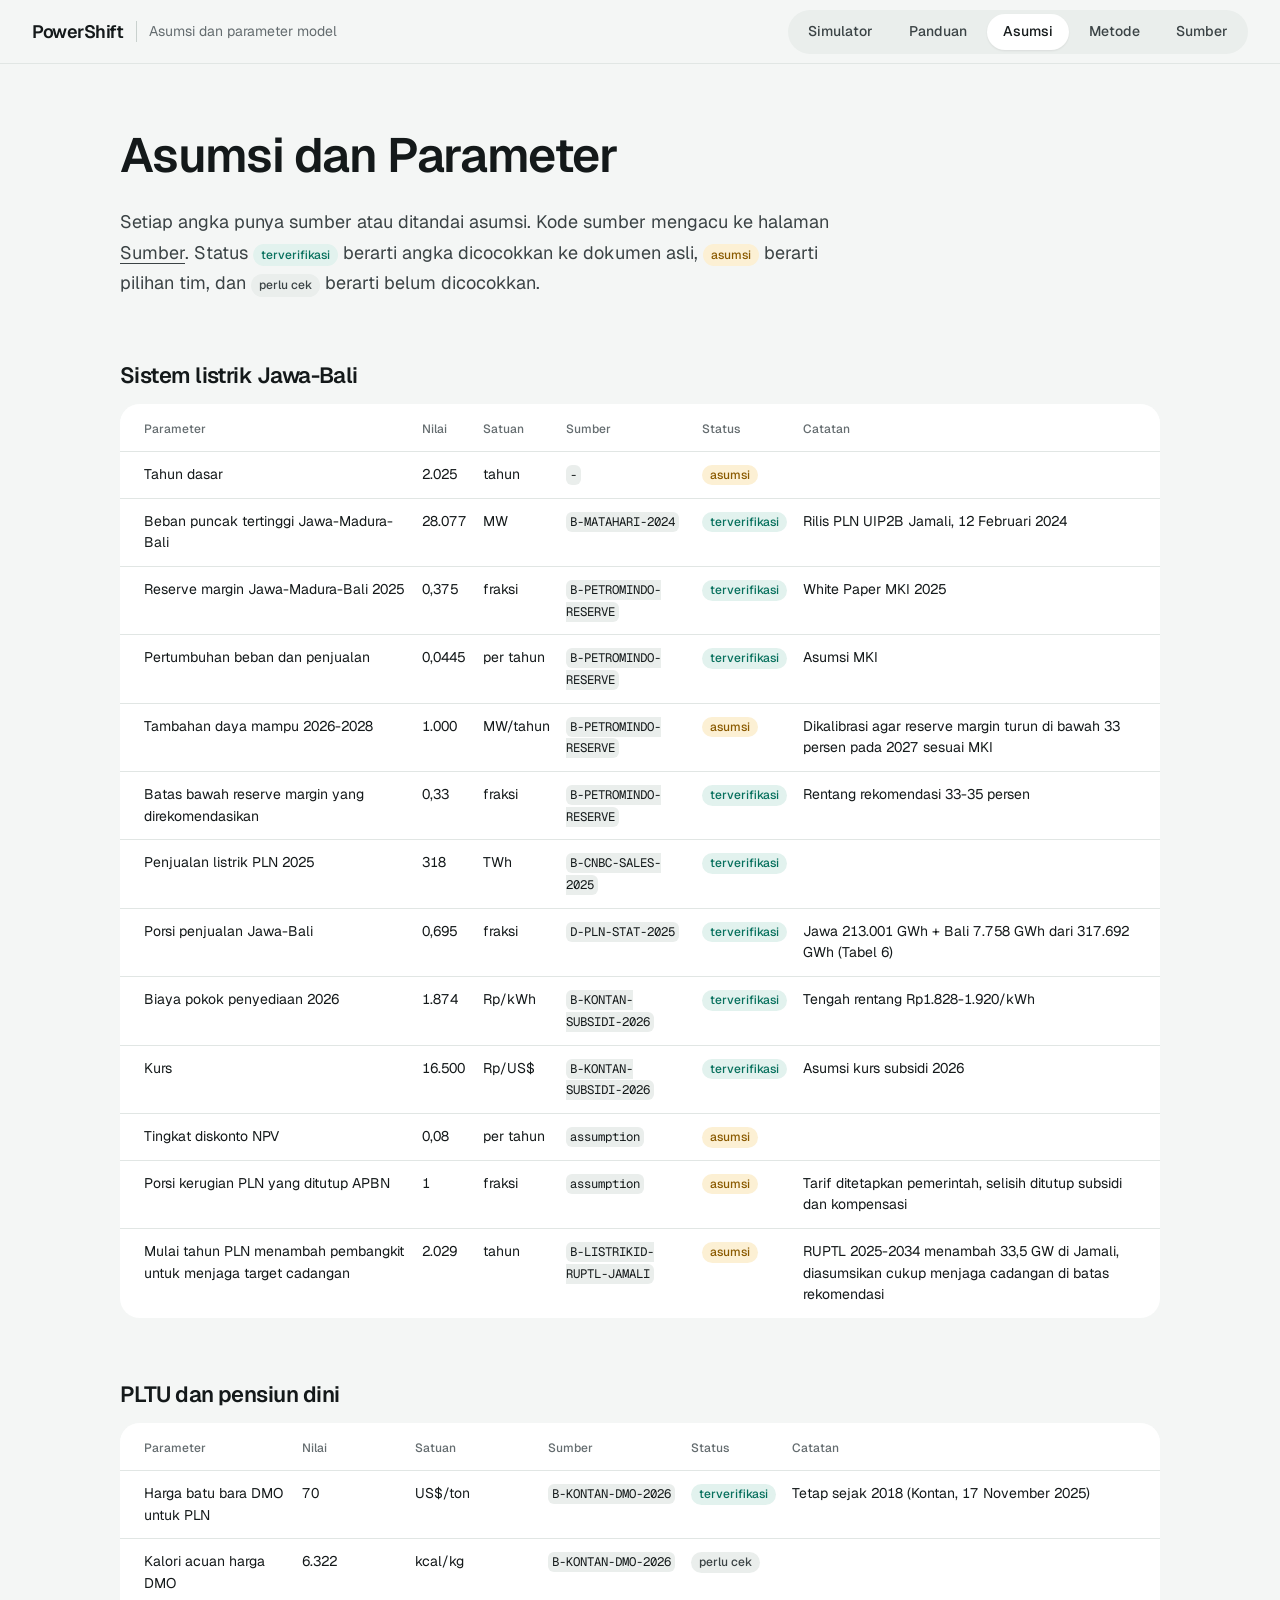
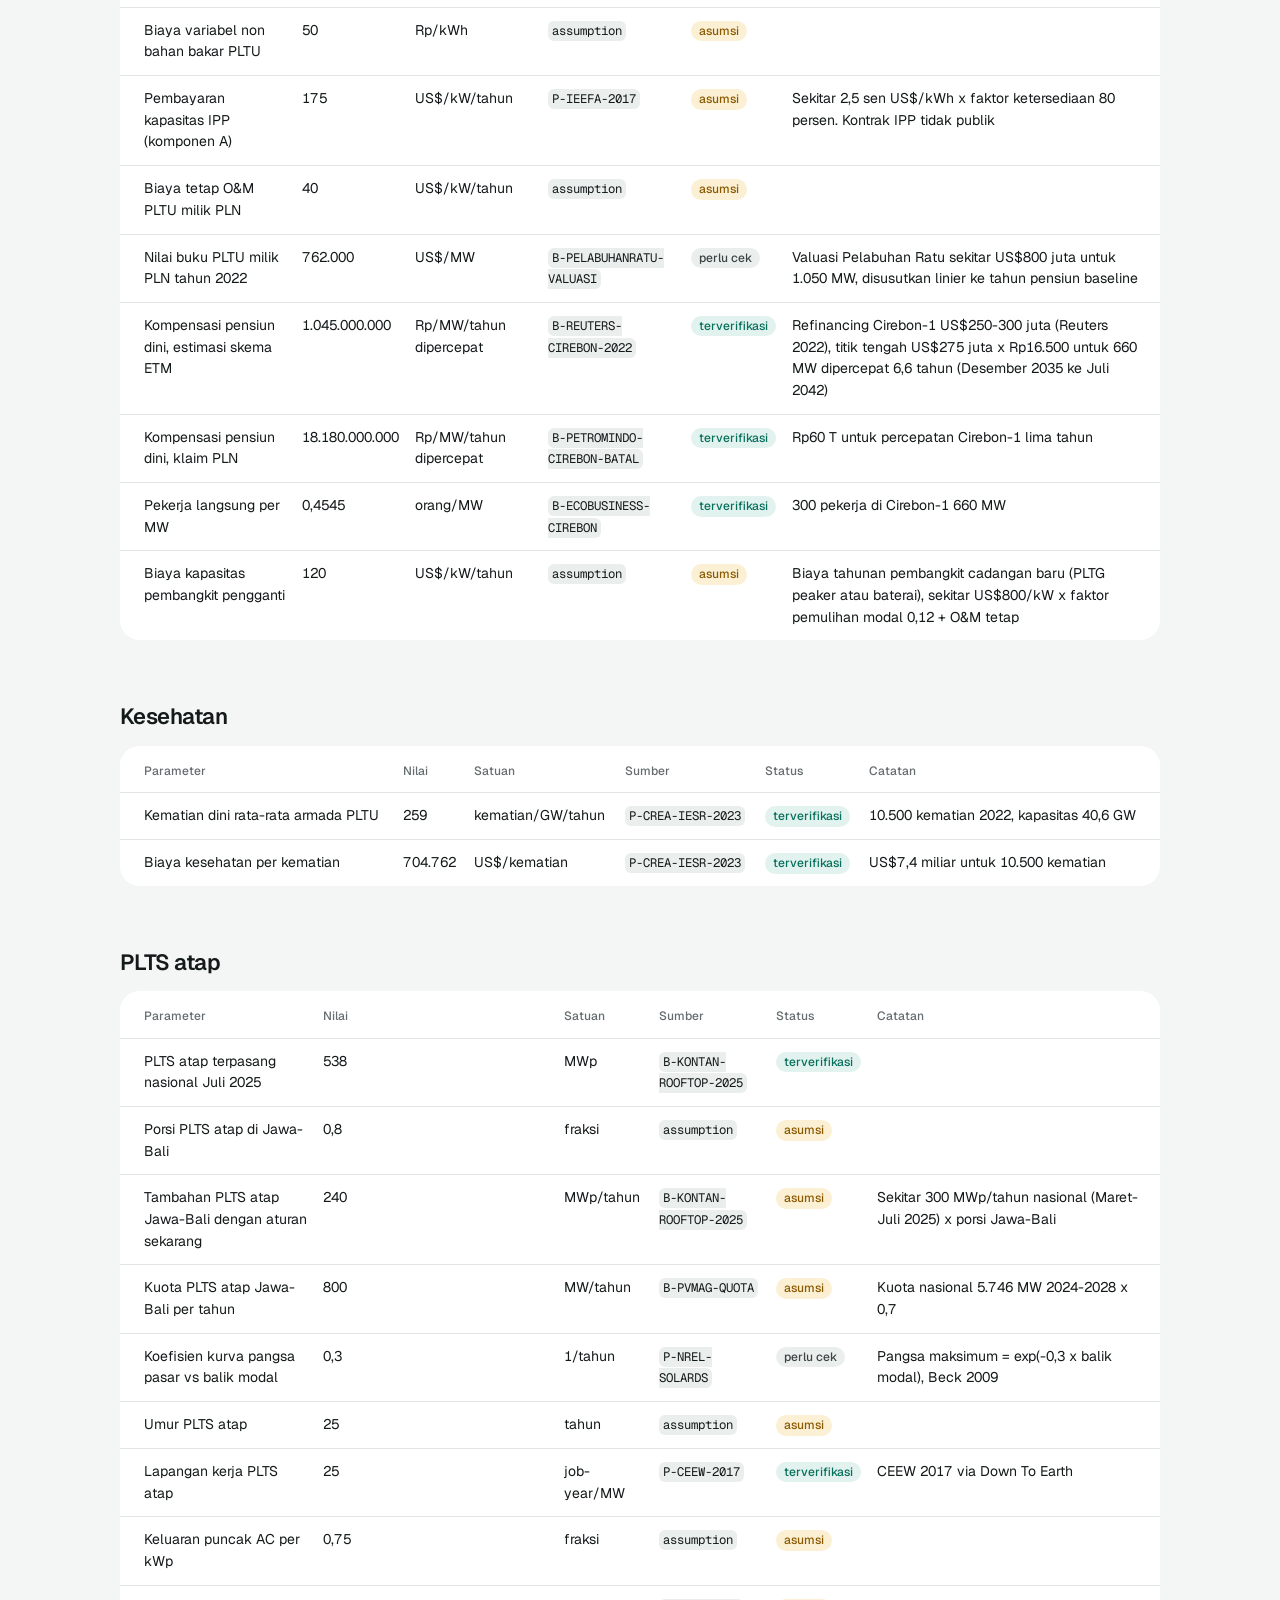
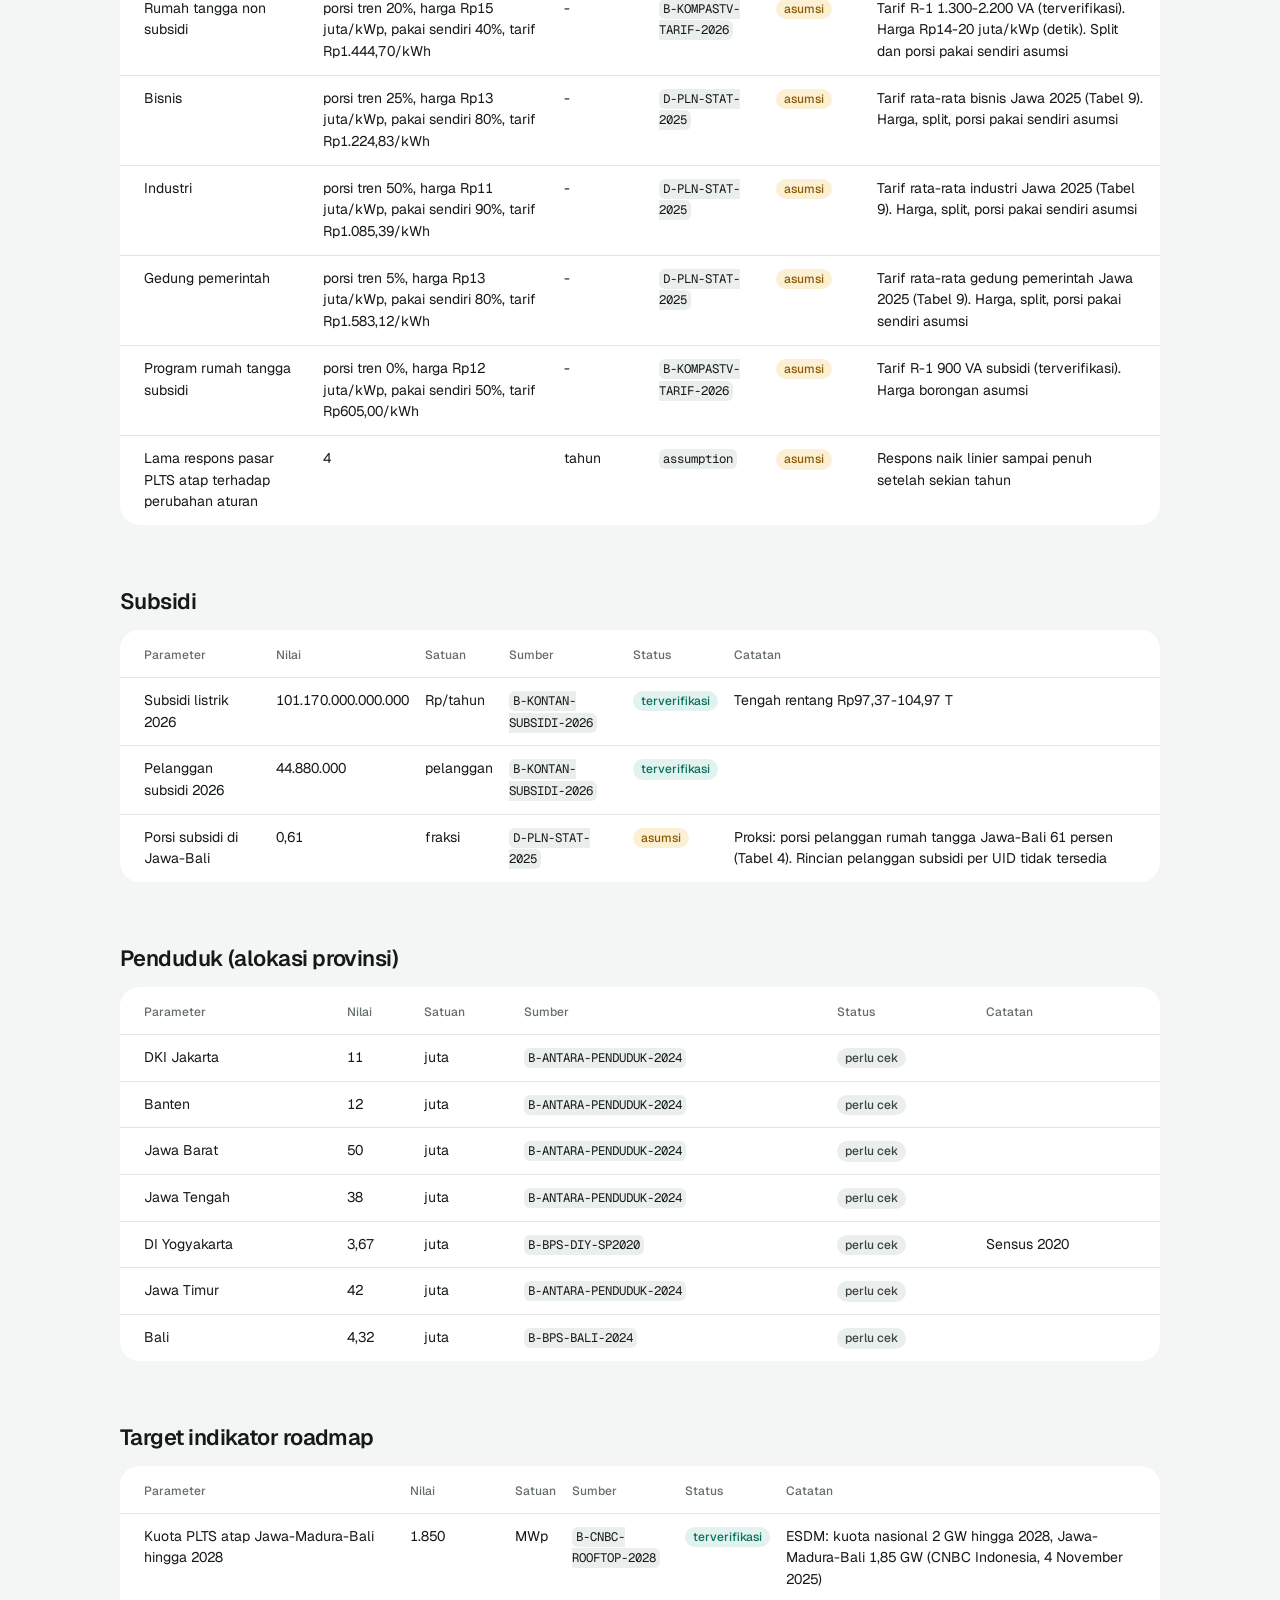
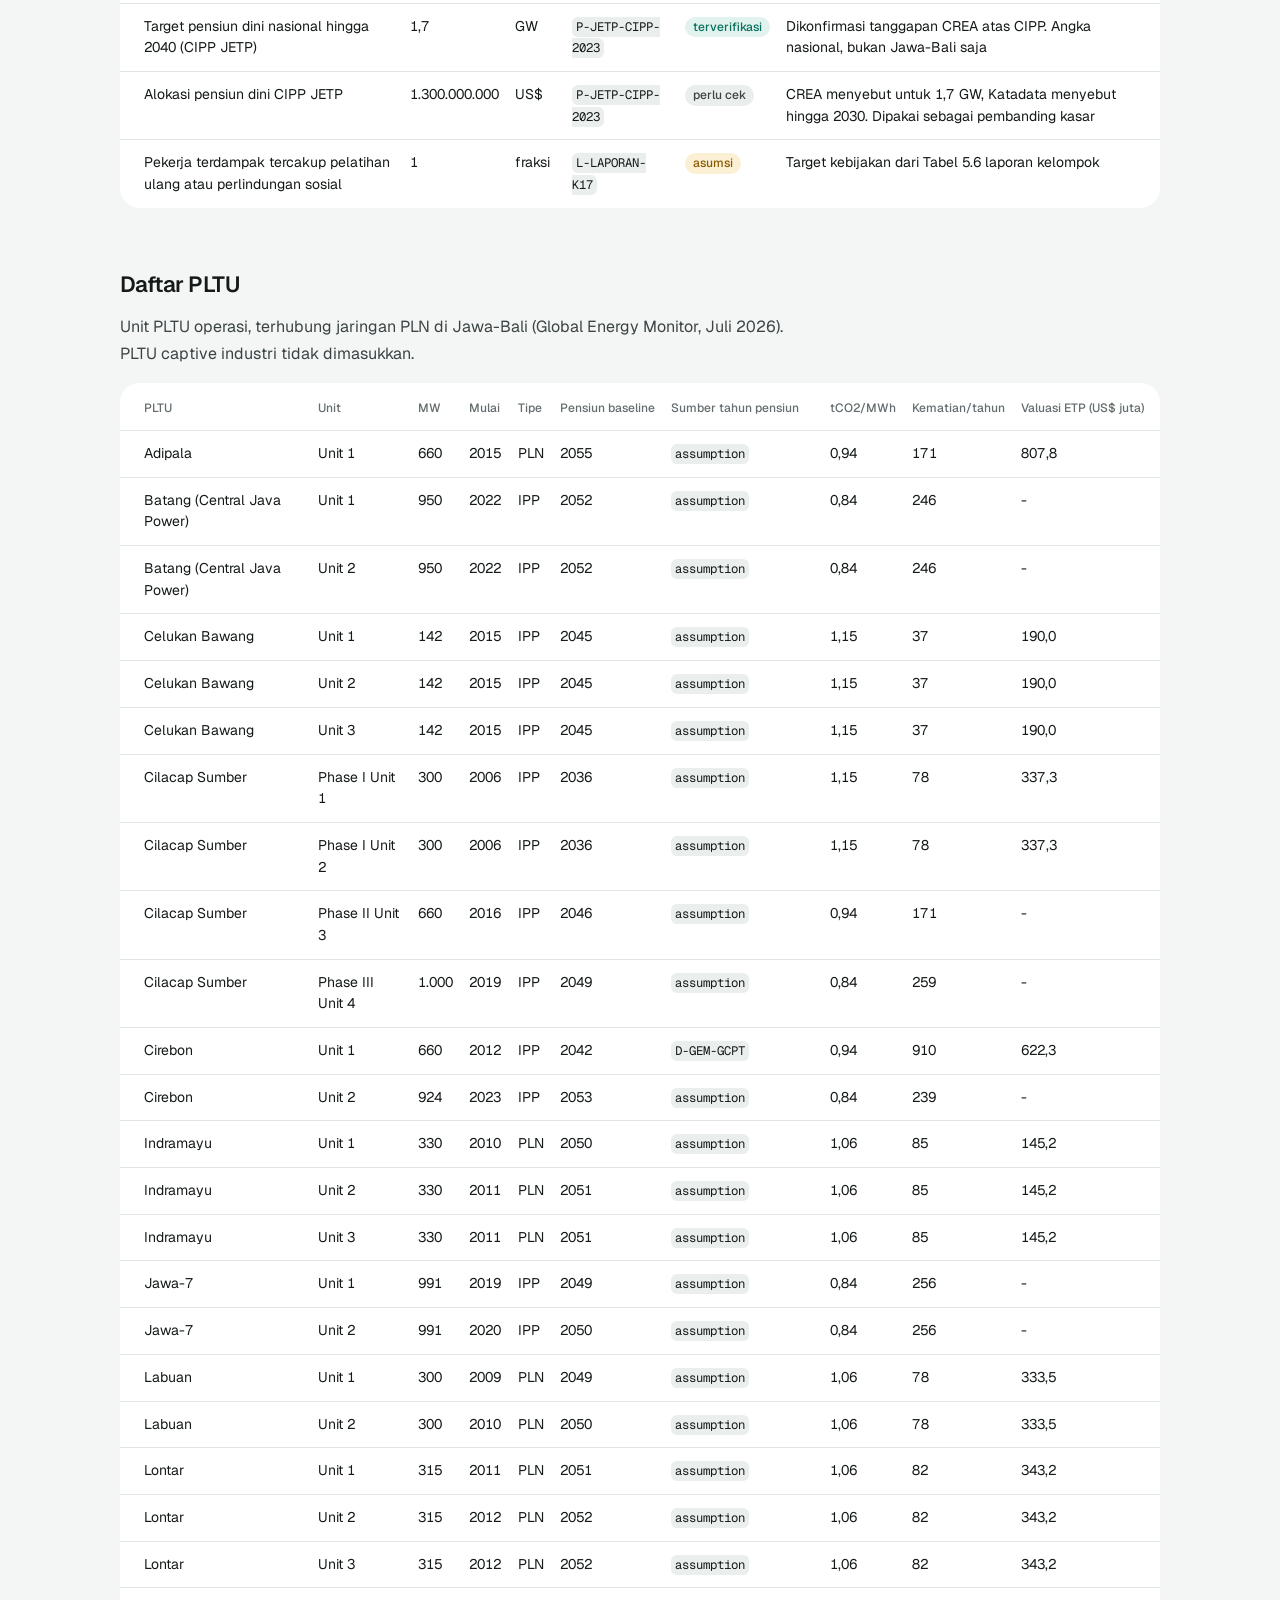
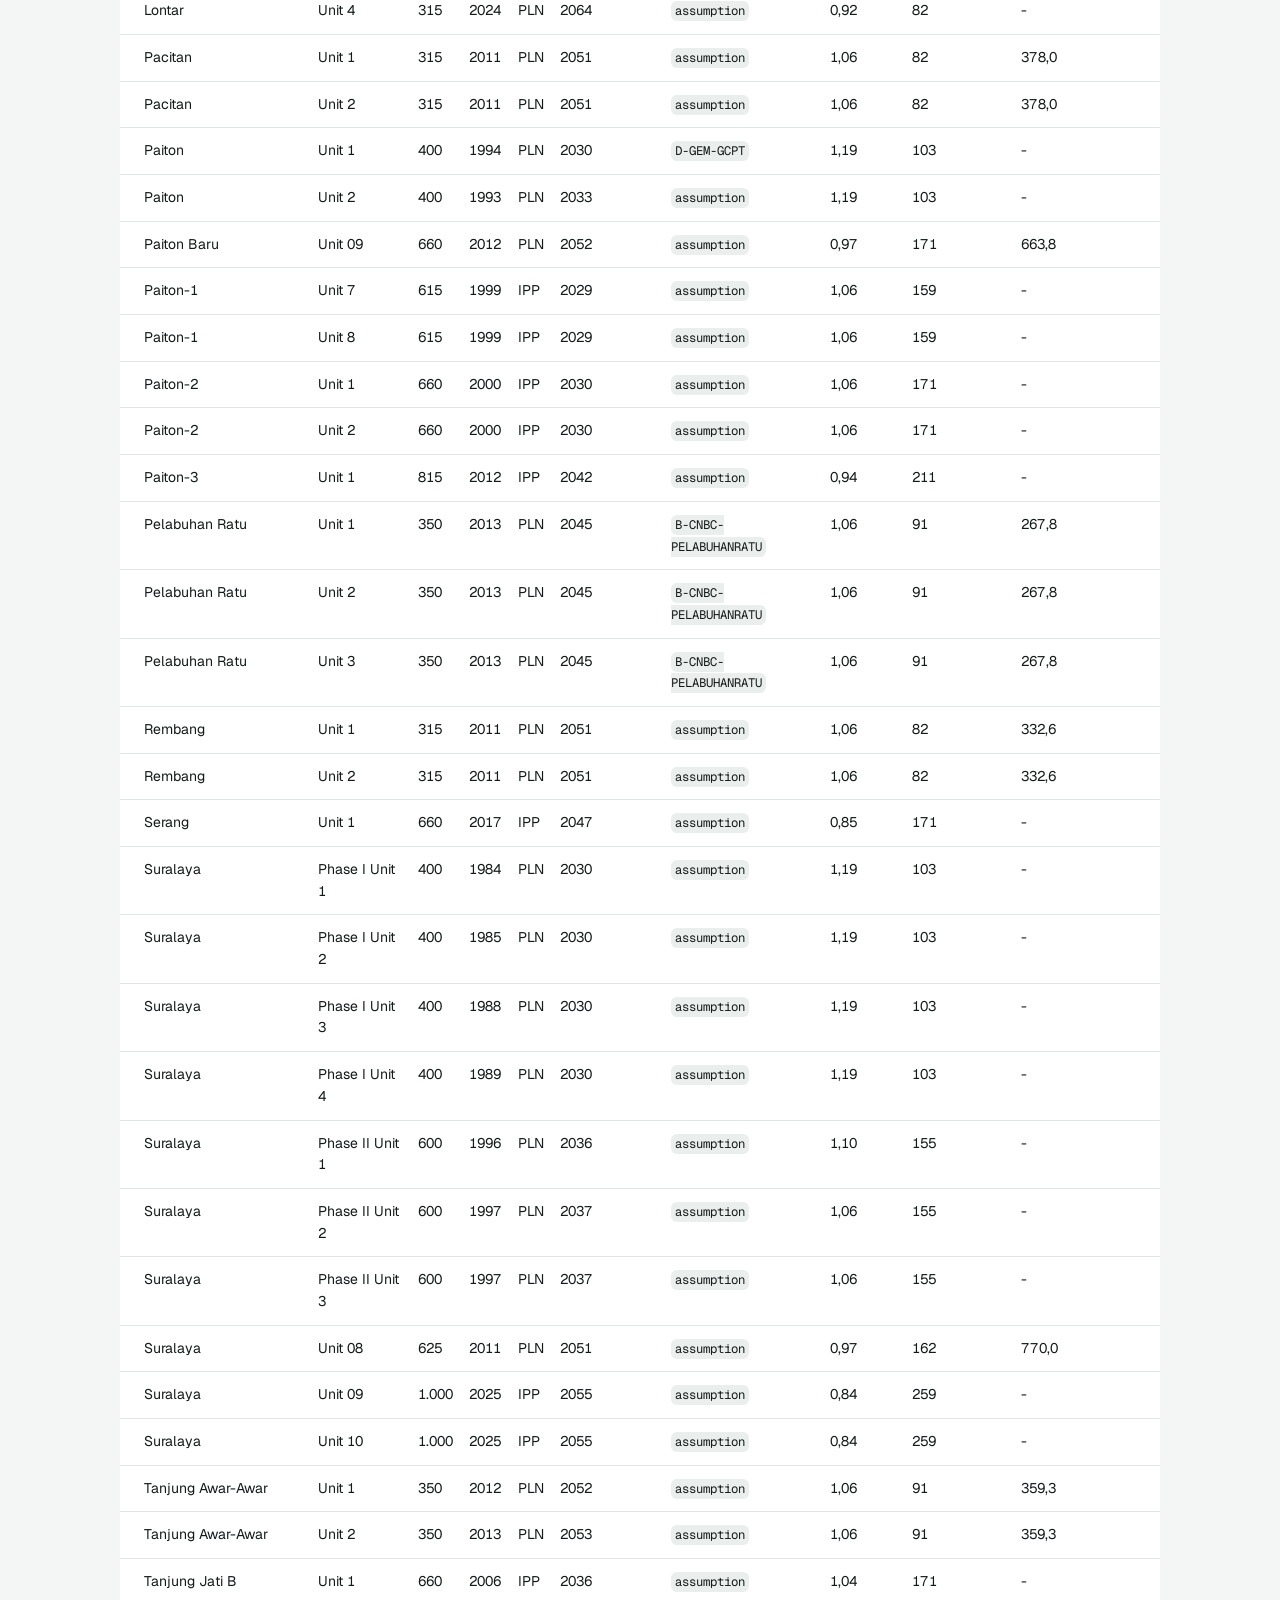
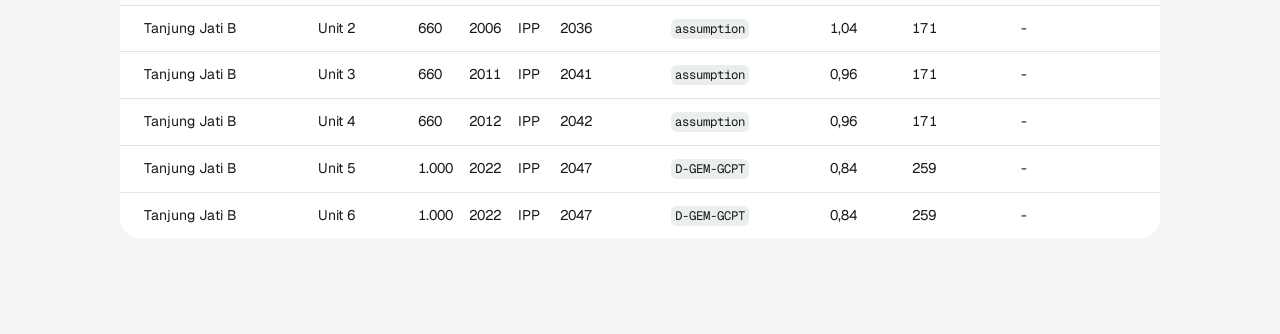
<file: web/assumptions.html>
<!doctype html>
<html lang="id">
<head>
  <meta charset="utf-8">
  <meta name="viewport" content="width=device-width, initial-scale=1">
  <title>Asumsi PowerShift</title>
  <meta name="description" content="Daftar parameter model PowerShift beserta sumber dan status verifikasinya">
  <link rel="preconnect" href="https://fonts.googleapis.com">
  <link rel="preconnect" href="https://fonts.gstatic.com" crossorigin>
  <link rel="stylesheet" href="https://fonts.googleapis.com/css2?family=Geist:wght@400..700&family=Geist+Mono:wght@400;500&display=swap">
  <meta name="theme-color" content="#f4f6f5">
  <link rel="stylesheet" href="css/style.css">
</head>
<body>
  <a class="skip" href="#main">Lewati ke konten</a>
  <header class="top">
    <div class="brand"><span class="logo" translate="no">PowerShift</span><span class="tagline">Asumsi dan parameter model</span></div>
    <nav>
      <a href="index.html">Simulator</a>
      <a href="guide.html">Panduan</a>
      <a href="assumptions.html" class="active">Asumsi</a>
      <a href="method.html">Metode</a>
      <a href="sources.html">Sumber</a>
    </nav>
  </header>

  <main id="main" class="page">
    <h1>Asumsi dan Parameter</h1>
    <p>Setiap angka punya sumber atau ditandai asumsi. Kode sumber mengacu ke halaman <a href="sources.html">Sumber</a>.
       Status <span class="tag verified">terverifikasi</span> berarti angka dicocokkan ke dokumen asli,
       <span class="tag assumption">asumsi</span> berarti pilihan tim, dan <span class="tag">perlu cek</span> berarti belum dicocokkan.</p>
    <div id="tables"></div>

    <h2>Daftar PLTU</h2>
    <p>Unit PLTU operasi, terhubung jaringan PLN di Jawa-Bali (Global Energy Monitor, Juli 2026). PLTU captive industri tidak dimasukkan.</p>
    <div id="plants"></div>
  </main>

  <script src="js/format.js"></script>
  <script>
    const GROUPS = {
      system: "Sistem listrik Jawa-Bali",
      coal: "PLTU dan pensiun dini",
      health: "Kesehatan",
      pv: "PLTS atap",
      subsidy: "Subsidi",
      population_m: "Penduduk (alokasi provinsi)",
      kpi: "Target indikator roadmap",
    };
    const STATUS = { verified: "terverifikasi", assumption: "asumsi", "perlu-cek": "perlu cek" };

    function showValue(p) {
      if (typeof p.value !== "object") {
        let text = fmtNum(p.value, p.value < 10 ? 4 : 0);
        if (text.includes(",")) text = text.replace(/0+$/, "").replace(/,$/, "");
        return text;
      }
      const v = p.value;
      return "porsi tren " + fmtPct(v.split, 0) + ", harga Rp" + fmtNum(v.price / 1e6, 0) + " juta/kWp, pakai sendiri " +
             fmtPct(v.self, 0) + ", tarif Rp" + fmtNum(v.tariff, 2) + "/kWh";
    }

    function row(p) {
      return "<tr><td>" + p.label + "</td><td>" + showValue(p) + "</td><td>" + p.unit + "</td><td><code>" + p.source +
             '</code></td><td><span class="tag ' + p.status + '">' + STATUS[p.status] + "</span></td><td>" + (p.note || "") + "</td></tr>";
    }

    async function render() {
      const params = await (await fetch("data/parameters.json")).json();
      let html = "";
      for (const [group, title] of Object.entries(GROUPS)) {
        html += "<h2>" + title + "</h2><table><tr><th>Parameter</th><th>Nilai</th><th>Satuan</th><th>Sumber</th><th>Status</th><th>Catatan</th></tr>";
        for (const [key, p] of Object.entries(params[group])) {
          if (key === "segments") {
            for (const s of Object.values(p)) html += row(s);
          } else {
            html += row(p);
          }
        }
        html += "</table>";
      }
      document.getElementById("tables").innerHTML = html;

      const plants = await (await fetch("data/plants.json")).json();
      let t = "<table><tr><th>PLTU</th><th>Unit</th><th>MW</th><th>Mulai</th><th>Tipe</th><th>Pensiun baseline</th><th>Sumber tahun pensiun</th><th>tCO2/MWh</th><th>Kematian/tahun</th><th>Valuasi ETP (US$ juta)</th></tr>";
      for (const u of plants) {
        t += "<tr><td>" + u.plant + "</td><td>" + u.unit + "</td><td>" + fmtNum(u.mw, 0) + "</td><td>" + u.start +
             "</td><td>" + u.type + "</td><td>" + u.retire_base + "</td><td><code>" + u.retire_src + "</code></td><td>" +
             fmtNum(u.ef_t_mwh, 2) + "</td><td>" + fmtNum(u.deaths_yr, 0) + "</td><td>" +
             (u.etp_valuation_musd ? fmtNum(u.etp_valuation_musd, 1) : "-") + "</td></tr>";
      }
      document.getElementById("plants").innerHTML = t + "</table>";
    }
    render();
  </script>
</body>
</html>
</file>
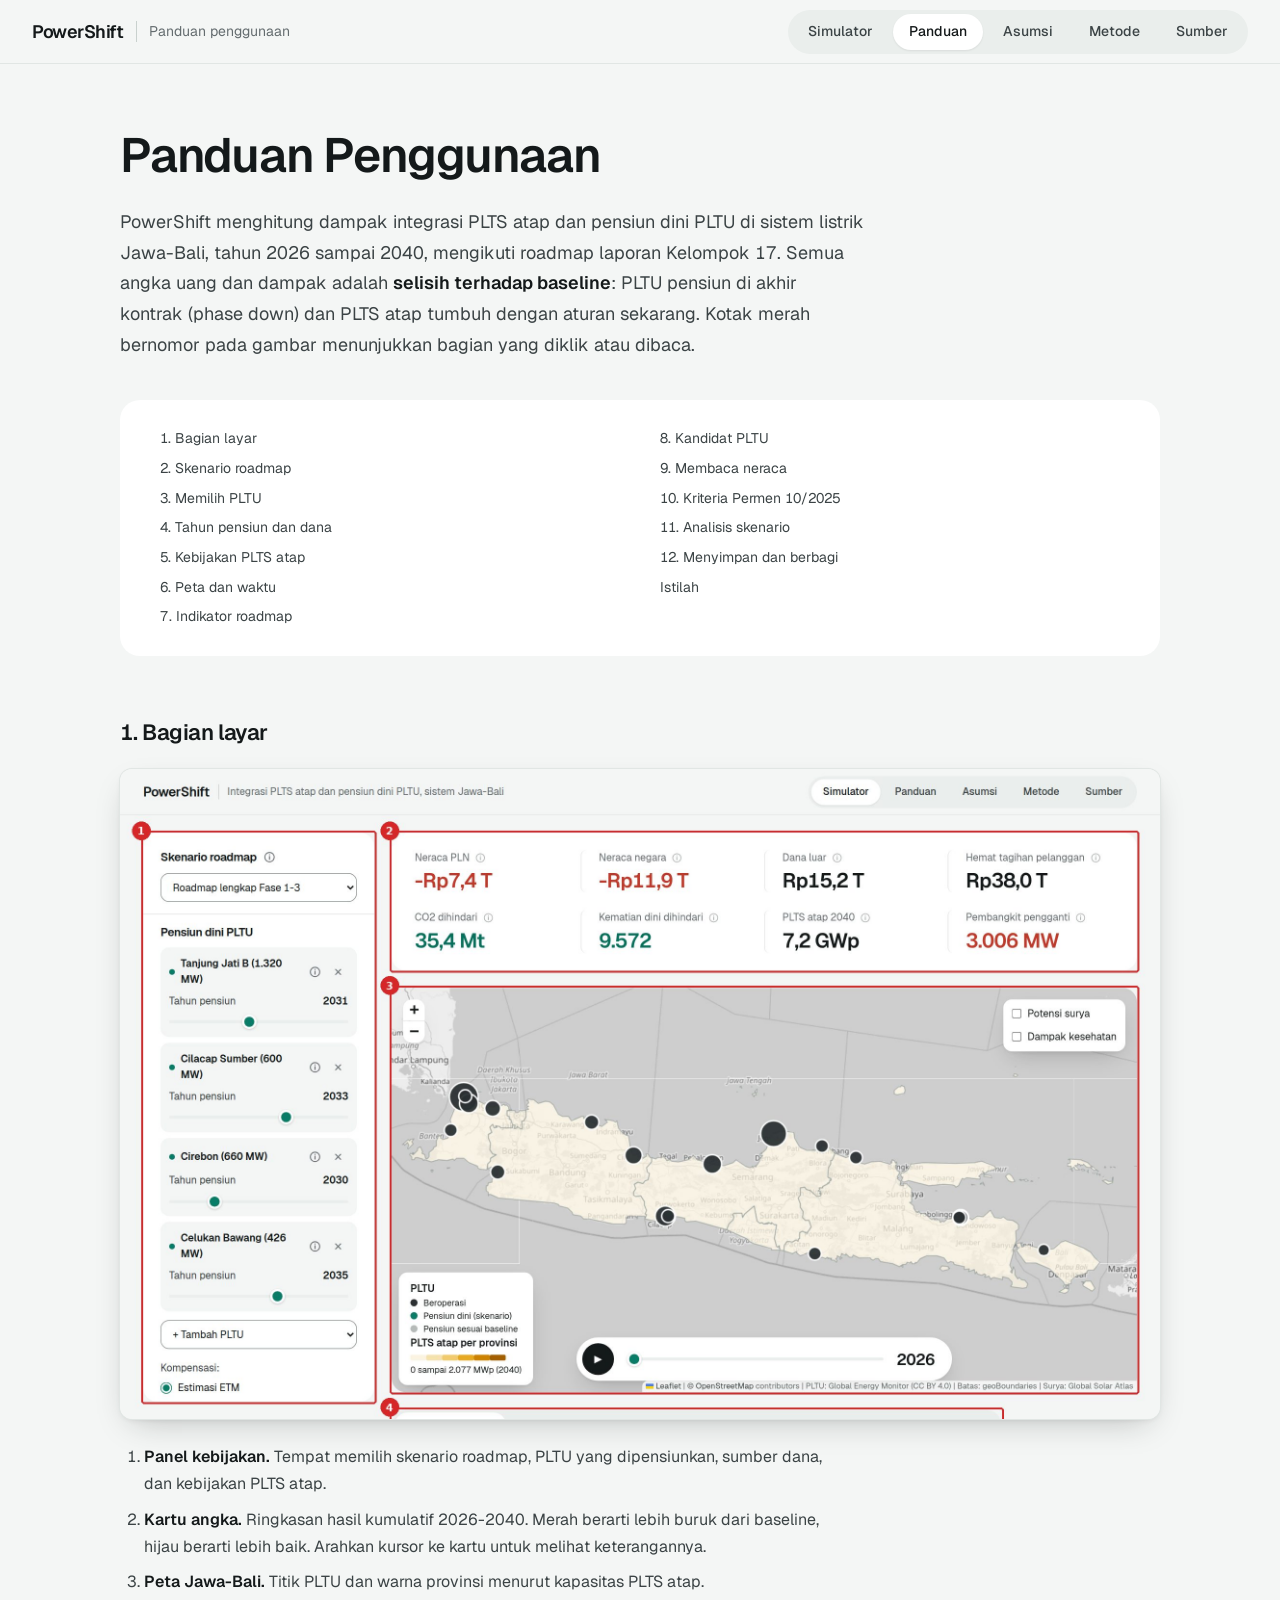
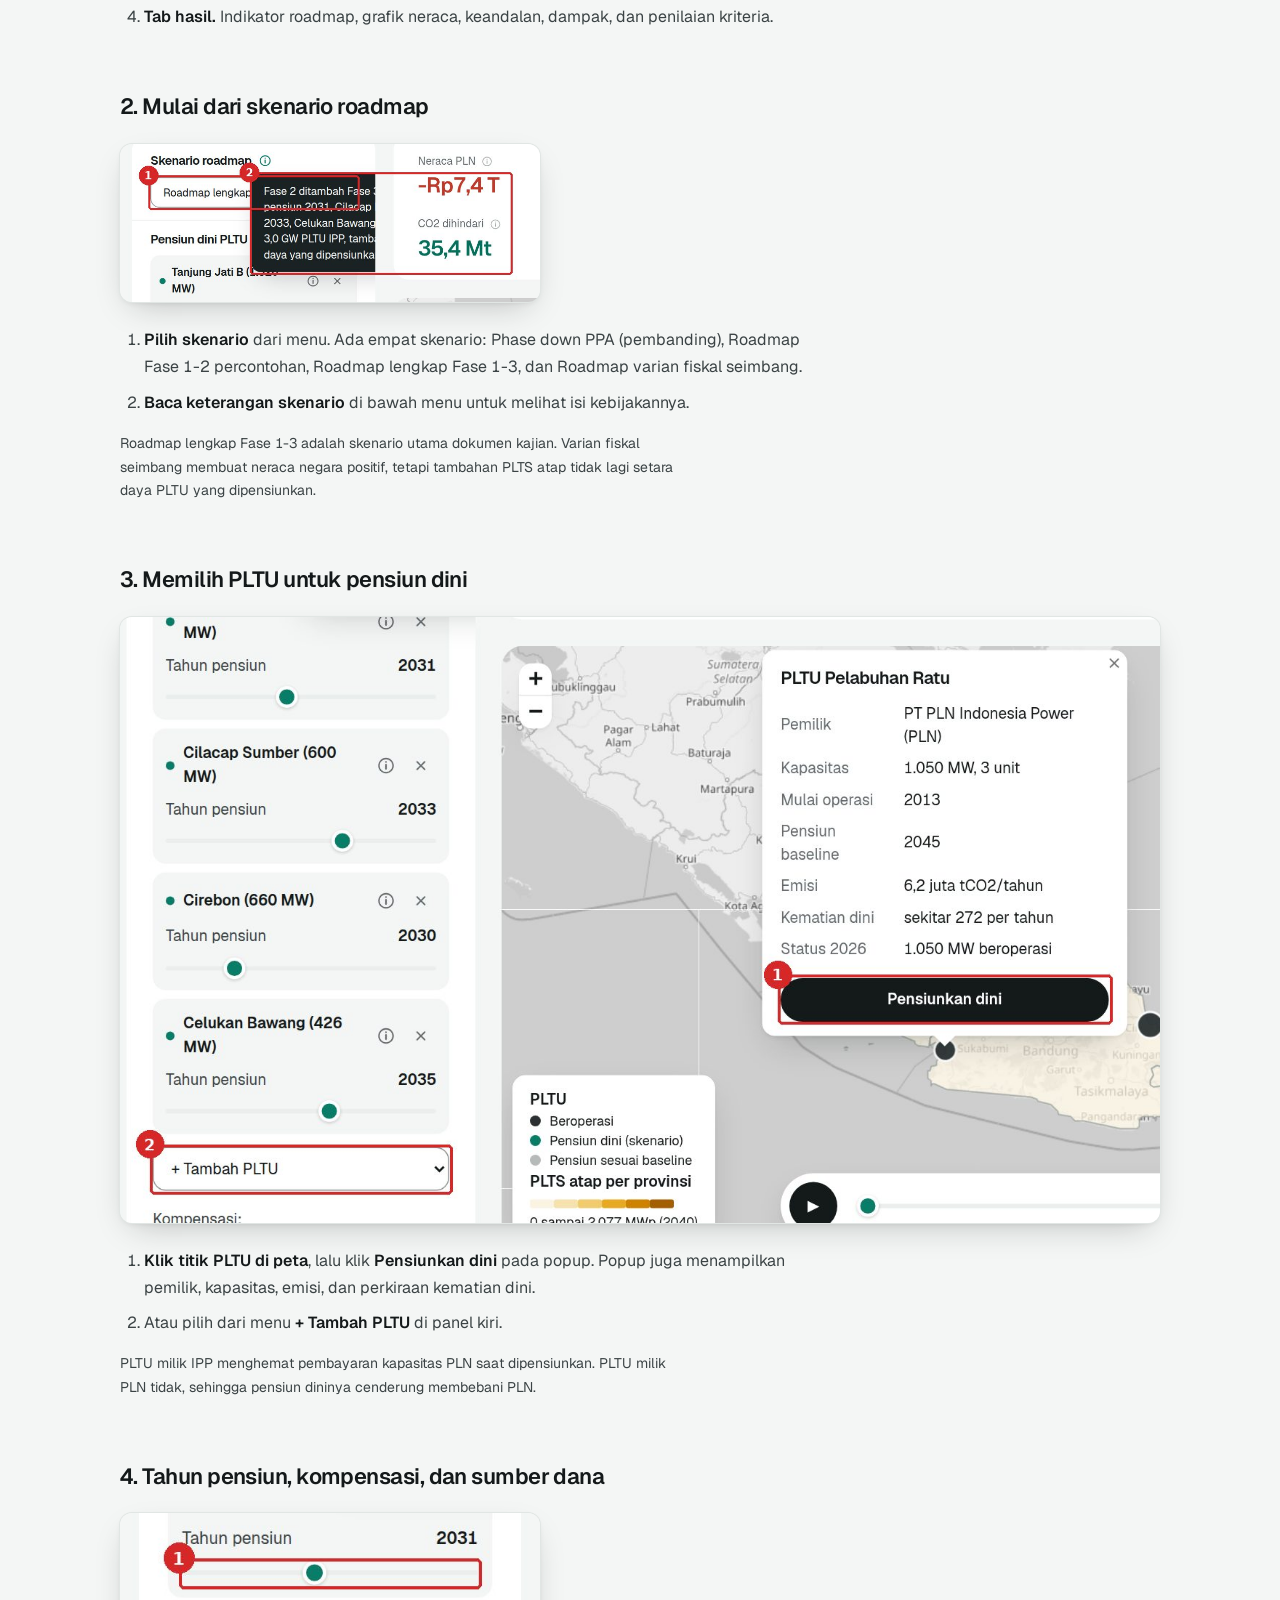
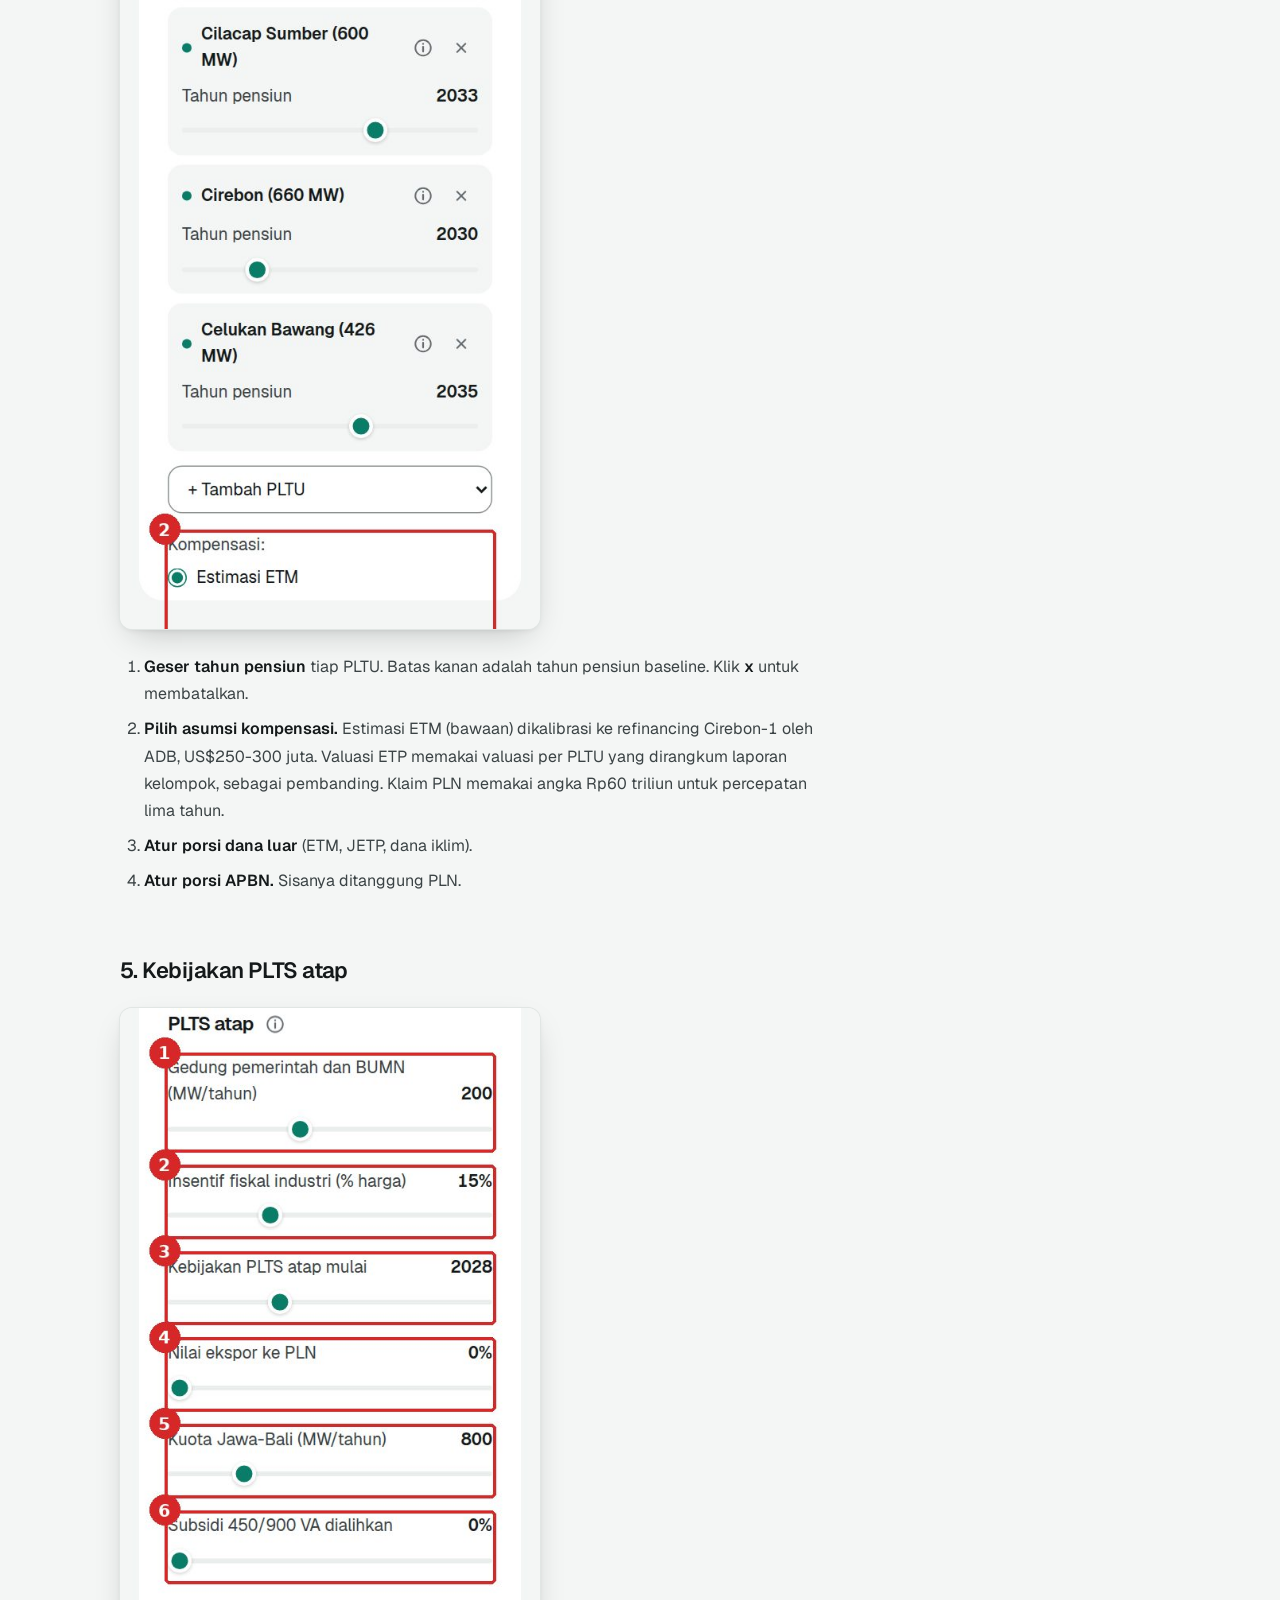
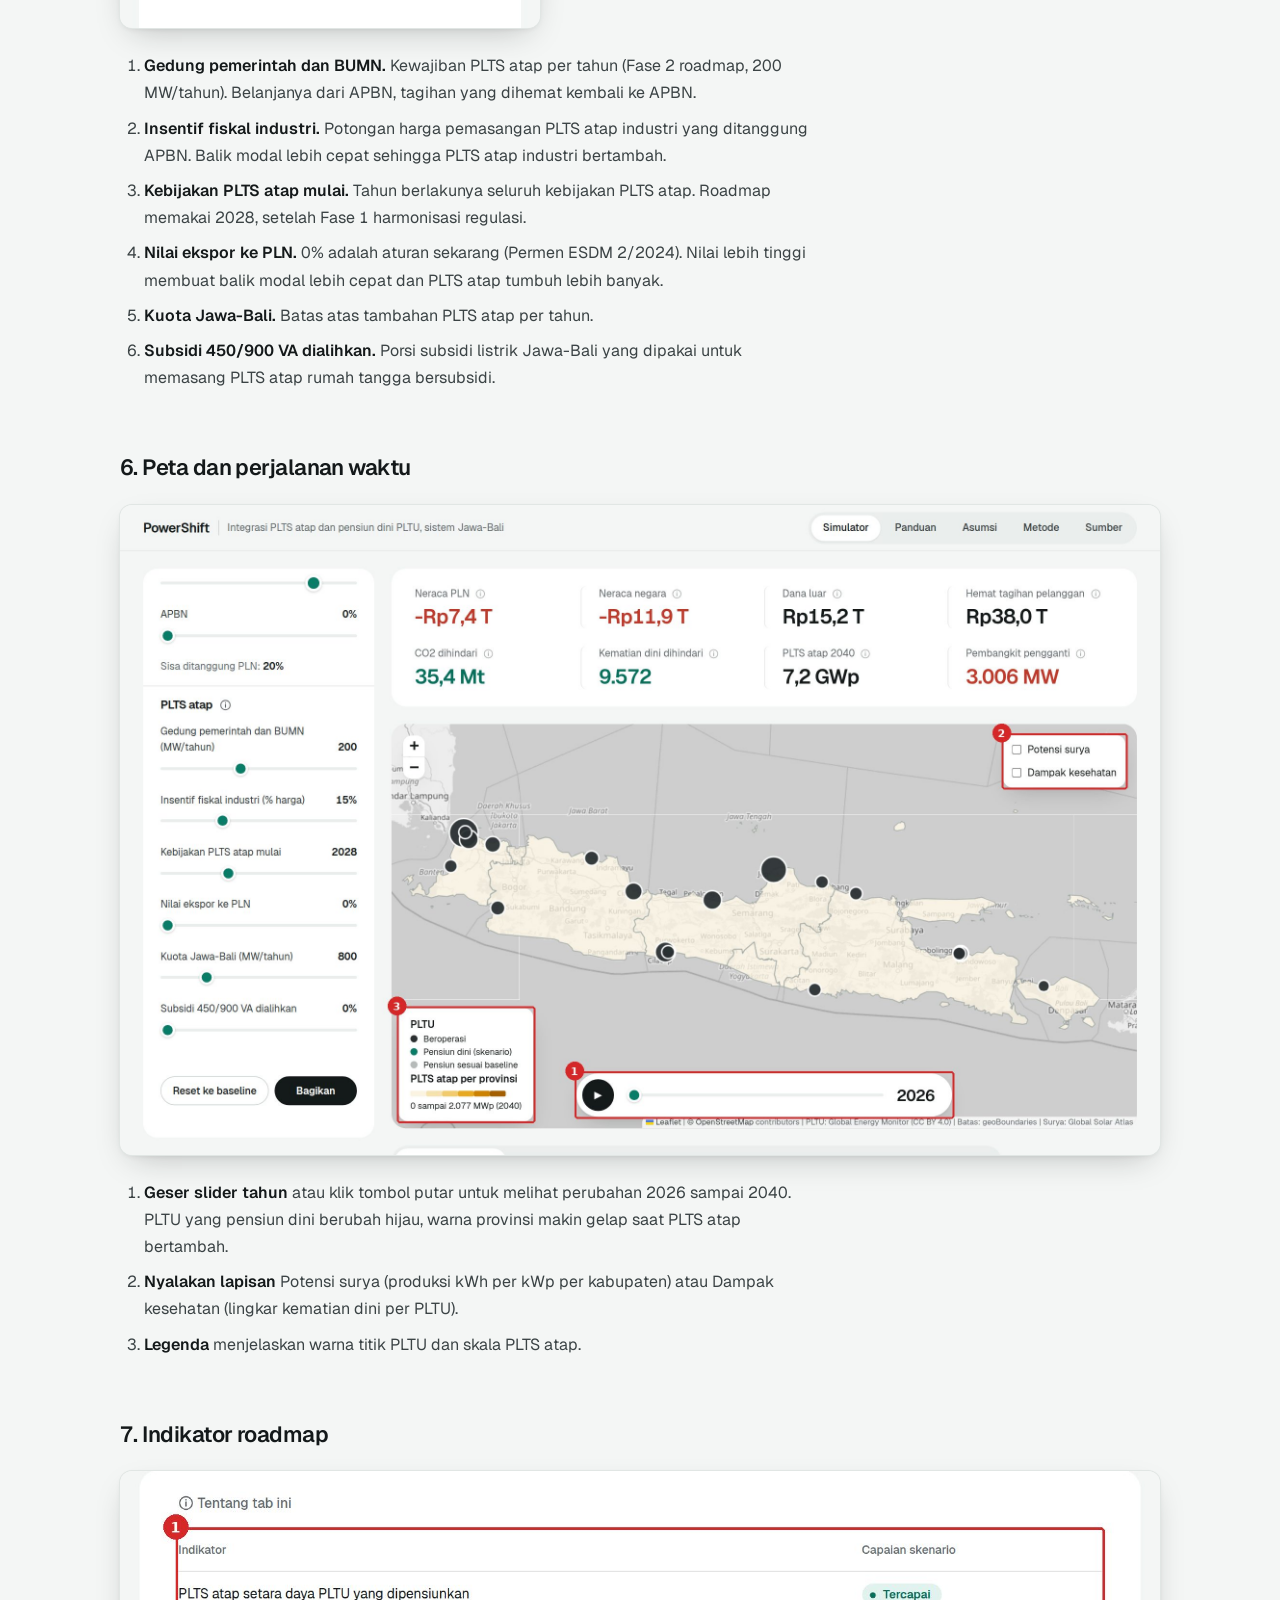
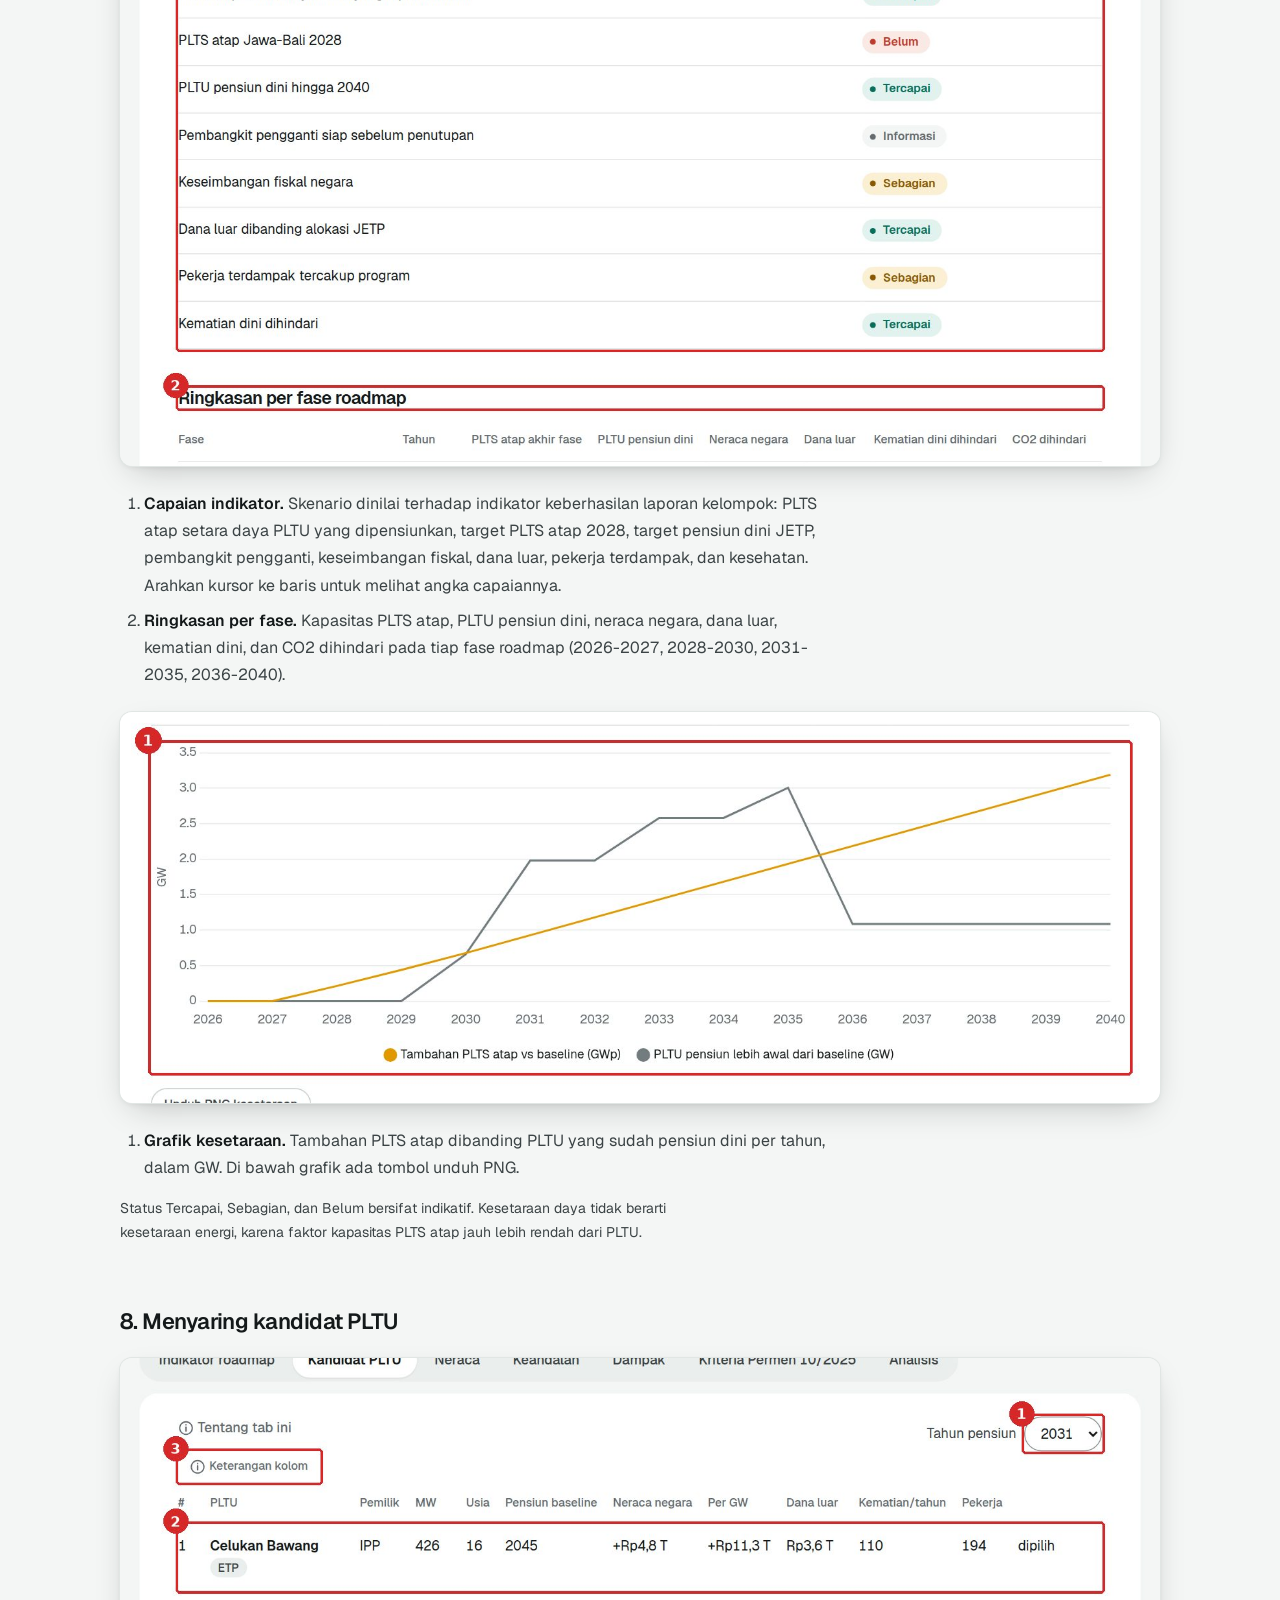
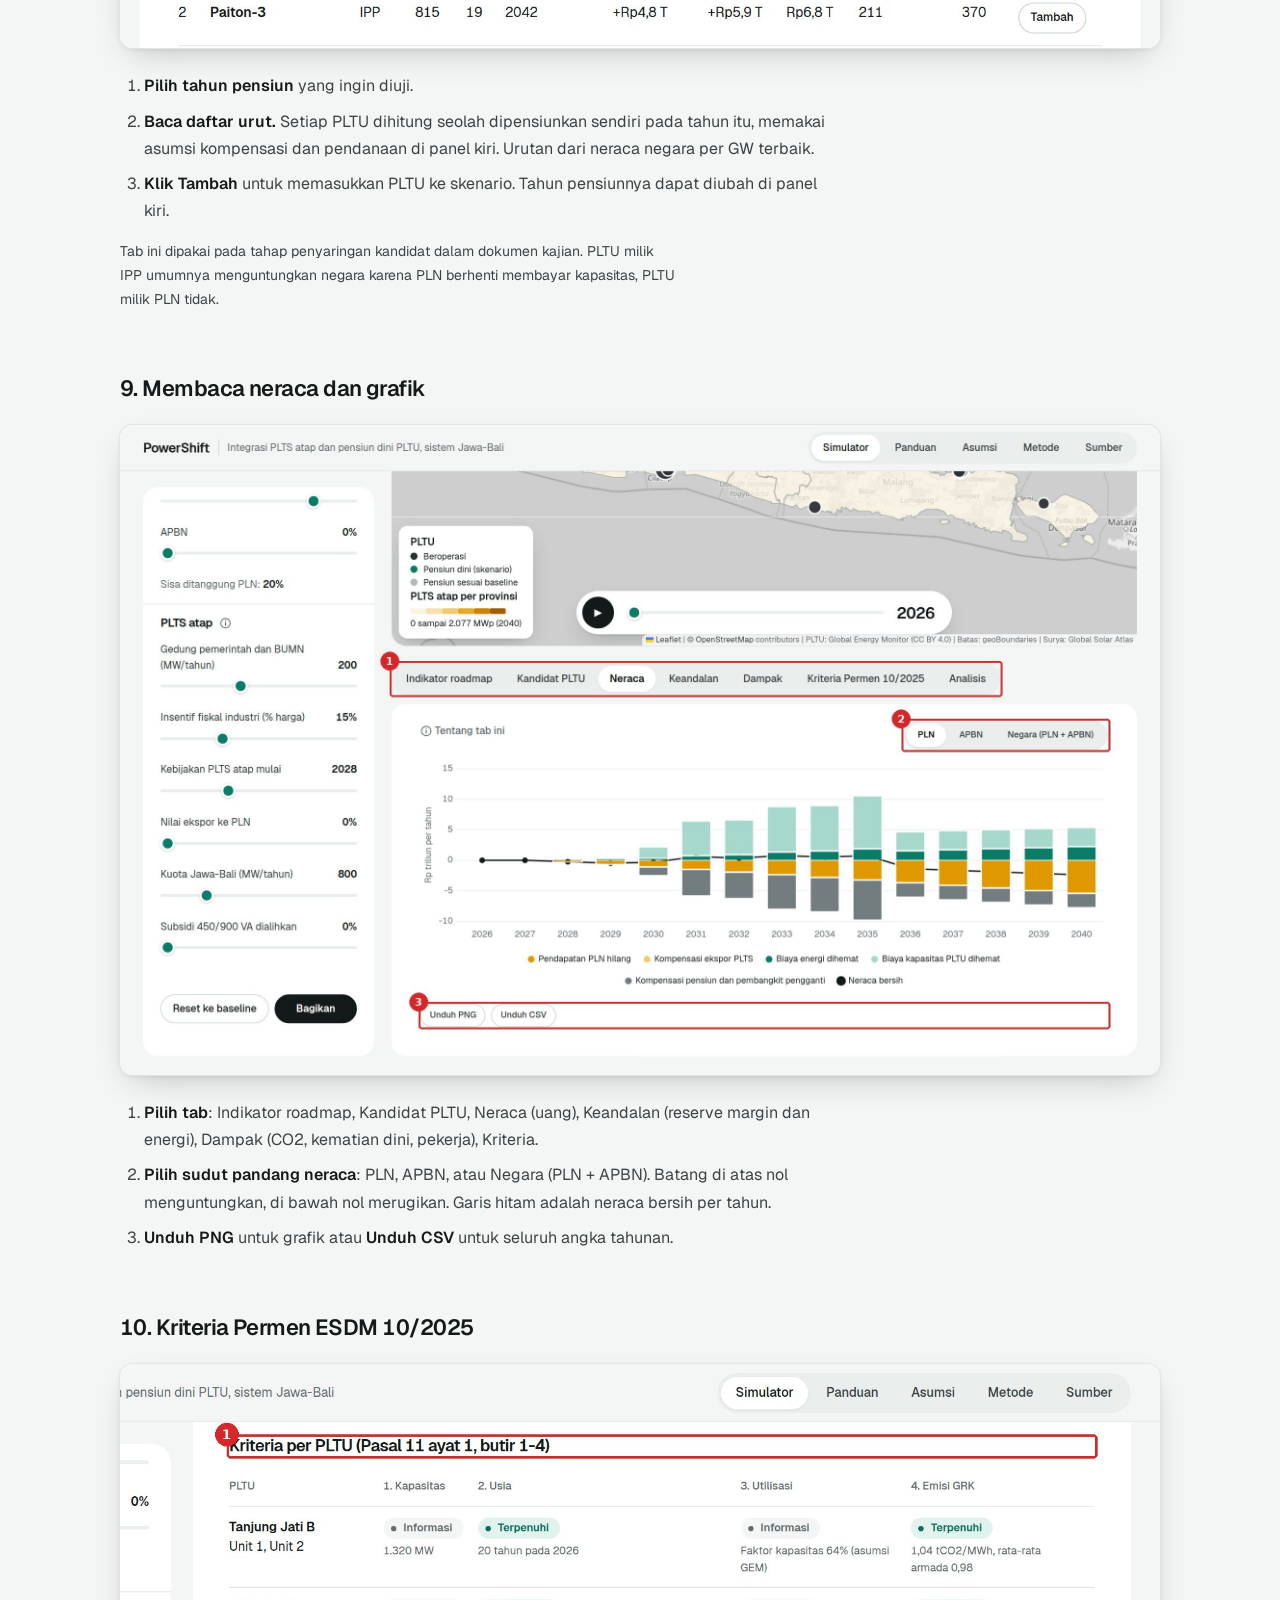
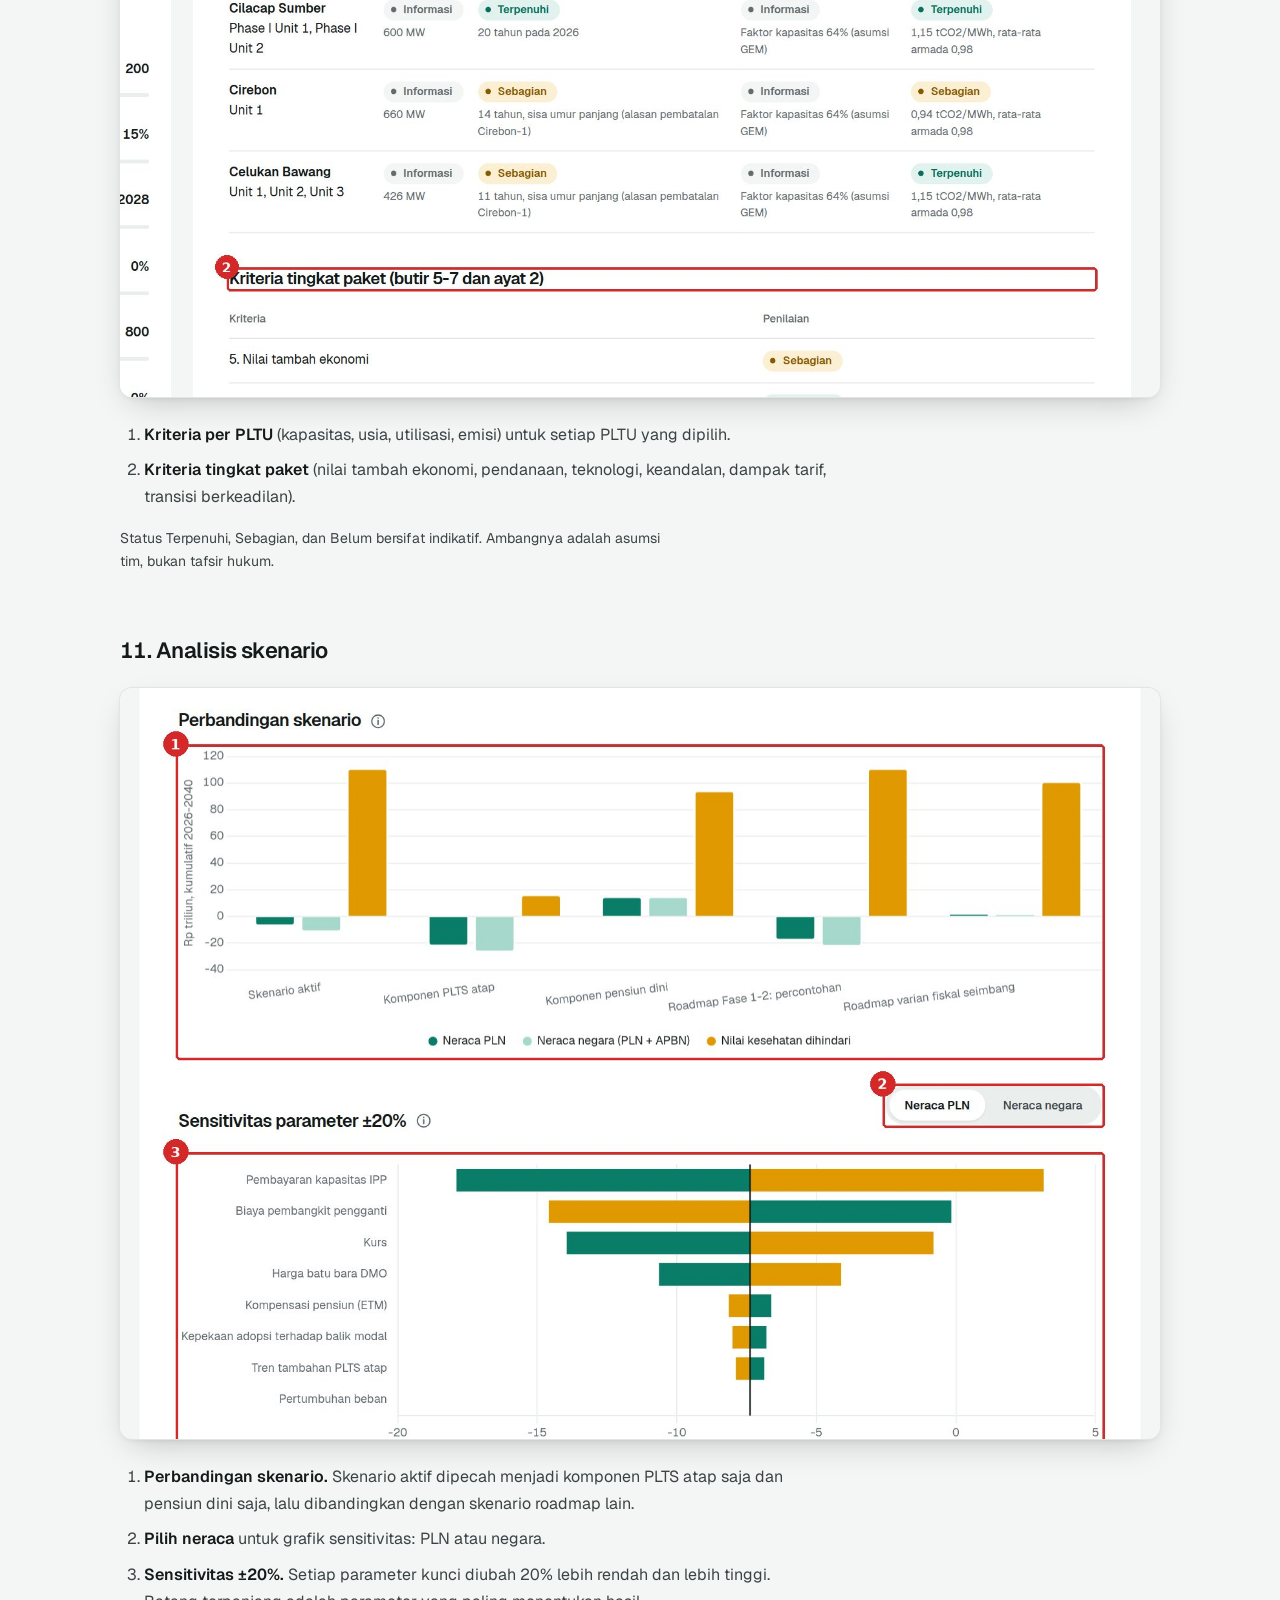
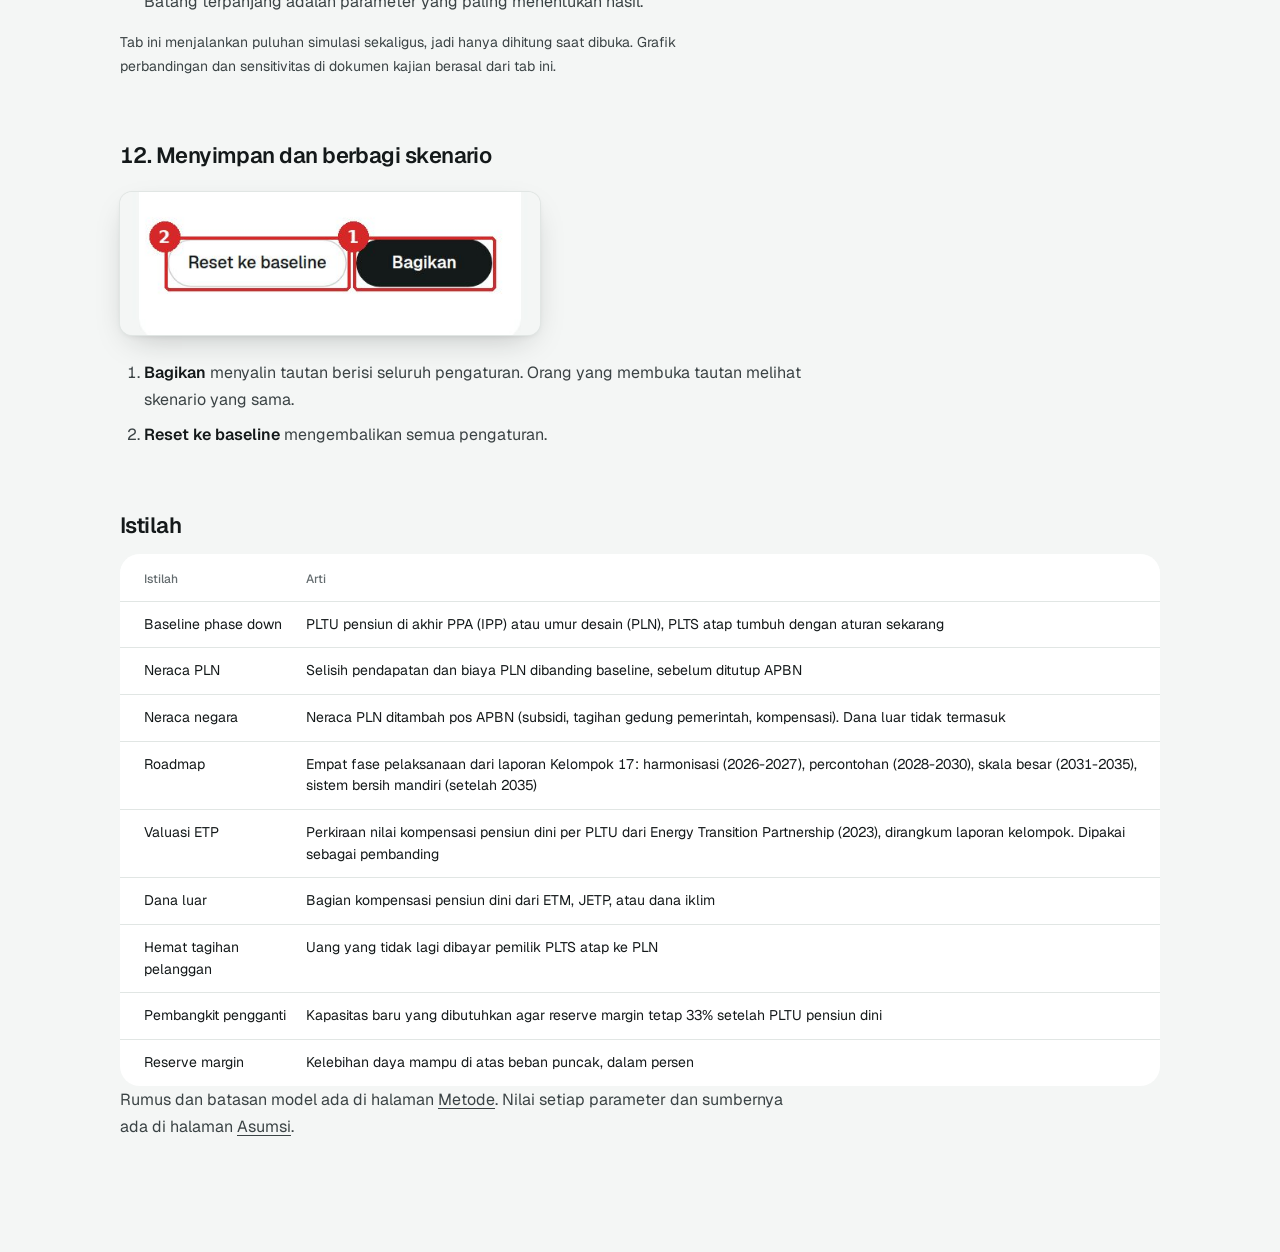
<file: web/guide.html>
<!doctype html>
<html lang="id">
<head>
  <meta charset="utf-8">
  <meta name="viewport" content="width=device-width, initial-scale=1">
  <title>Panduan PowerShift</title>
  <meta name="description" content="Cara memakai simulator PowerShift langkah demi langkah">
  <link rel="preconnect" href="https://fonts.googleapis.com">
  <link rel="preconnect" href="https://fonts.gstatic.com" crossorigin>
  <link rel="stylesheet" href="https://fonts.googleapis.com/css2?family=Geist:wght@400..700&family=Geist+Mono:wght@400;500&display=swap">
  <meta name="theme-color" content="#f4f6f5">
  <link rel="stylesheet" href="css/style.css">
</head>
<body>
  <a class="skip" href="#main">Lewati ke konten</a>
  <header class="top">
    <div class="brand"><span class="logo" translate="no">PowerShift</span><span class="tagline">Panduan penggunaan</span></div>
    <nav>
      <a href="index.html">Simulator</a>
      <a href="guide.html" class="active">Panduan</a>
      <a href="assumptions.html">Asumsi</a>
      <a href="method.html">Metode</a>
      <a href="sources.html">Sumber</a>
    </nav>
  </header>

  <main id="main" class="page guide">
    <h1>Panduan Penggunaan</h1>
    <p>PowerShift menghitung dampak integrasi PLTS atap dan pensiun dini PLTU di sistem listrik Jawa-Bali, tahun 2026 sampai 2040, mengikuti roadmap laporan Kelompok 17.
       Semua angka uang dan dampak adalah <b>selisih terhadap baseline</b>: PLTU pensiun di akhir kontrak (phase down) dan PLTS atap tumbuh dengan aturan sekarang.
       Kotak merah bernomor pada gambar menunjukkan bagian yang diklik atau dibaca.</p>

    <nav class="toc">
      <a href="#tampilan">1. Bagian layar</a>
      <a href="#preset">2. Skenario roadmap</a>
      <a href="#pltu">3. Memilih PLTU</a>
      <a href="#tahun">4. Tahun pensiun dan dana</a>
      <a href="#plts">5. Kebijakan PLTS atap</a>
      <a href="#peta">6. Peta dan waktu</a>
      <a href="#indikator">7. Indikator roadmap</a>
      <a href="#kandidat">8. Kandidat PLTU</a>
      <a href="#hasil">9. Membaca neraca</a>
      <a href="#kriteria">10. Kriteria Permen 10/2025</a>
      <a href="#analisis">11. Analisis skenario</a>
      <a href="#bagikan">12. Menyimpan dan berbagi</a>
      <a href="#istilah">Istilah</a>
    </nav>

    <section id="tampilan">
      <h2>1. Bagian layar</h2>
      <figure><img width="2160" height="1350" src="img/guide/01-tampilan.jpg" alt="Tampilan utama PowerShift dengan empat bagian bernomor" loading="lazy"></figure>
      <ol class="steps">
        <li><b>Panel kebijakan.</b> Tempat memilih skenario roadmap, PLTU yang dipensiunkan, sumber dana, dan kebijakan PLTS atap.</li>
        <li><b>Kartu angka.</b> Ringkasan hasil kumulatif 2026-2040. Merah berarti lebih buruk dari baseline, hijau berarti lebih baik. Arahkan kursor ke kartu untuk melihat keterangannya.</li>
        <li><b>Peta Jawa-Bali.</b> Titik PLTU dan warna provinsi menurut kapasitas PLTS atap.</li>
        <li><b>Tab hasil.</b> Indikator roadmap, grafik neraca, keandalan, dampak, dan penilaian kriteria.</li>
      </ol>
    </section>

    <section id="preset">
      <h2>2. Mulai dari skenario roadmap</h2>
      <figure class="narrow"><img width="829" height="313" src="img/guide/02-preset.jpg" alt="Menu pilihan skenario roadmap" loading="lazy"></figure>
      <ol class="steps">
        <li><b>Pilih skenario</b> dari menu. Ada empat skenario: Phase down PPA (pembanding), Roadmap Fase 1-2 percontohan, Roadmap lengkap Fase 1-3, dan Roadmap varian fiskal seimbang.</li>
        <li><b>Baca keterangan skenario</b> di bawah menu untuk melihat isi kebijakannya.</li>
      </ol>
      <p class="hint">Roadmap lengkap Fase 1-3 adalah skenario utama dokumen kajian. Varian fiskal seimbang membuat neraca negara positif, tetapi tambahan PLTS atap tidak lagi setara daya PLTU yang dipensiunkan.</p>
    </section>

    <section id="pltu">
      <h2>3. Memilih PLTU untuk pensiun dini</h2>
      <figure><img width="1431" height="834" src="img/guide/03-pilih-pltu.jpg" alt="Popup PLTU di peta dan menu tambah PLTU" loading="lazy"></figure>
      <ol class="steps">
        <li><b>Klik titik PLTU di peta</b>, lalu klik <b>Pensiunkan dini</b> pada popup. Popup juga menampilkan pemilik, kapasitas, emisi, dan perkiraan kematian dini.</li>
        <li>Atau pilih dari menu <b>+ Tambah PLTU</b> di panel kiri.</li>
      </ol>
      <p class="hint">PLTU milik IPP menghemat pembayaran kapasitas PLN saat dipensiunkan. PLTU milik PLN tidak, sehingga pensiun dininya cenderung membebani PLN.</p>
    </section>

    <section id="tahun">
      <h2>4. Tahun pensiun, kompensasi, dan sumber dana</h2>
      <figure class="narrow"><img width="528" height="900" src="img/guide/04-tahun-dana.jpg" alt="Slider tahun pensiun, pilihan kompensasi, dan slider dana" loading="lazy"></figure>
      <ol class="steps">
        <li><b>Geser tahun pensiun</b> tiap PLTU. Batas kanan adalah tahun pensiun baseline. Klik <b>x</b> untuk membatalkan.</li>
        <li><b>Pilih asumsi kompensasi.</b> Estimasi ETM (bawaan) dikalibrasi ke refinancing Cirebon-1 oleh ADB, US$250-300 juta. Valuasi ETP memakai valuasi per PLTU yang dirangkum laporan kelompok, sebagai pembanding. Klaim PLN memakai angka Rp60 triliun untuk percepatan lima tahun.</li>
        <li><b>Atur porsi dana luar</b> (ETM, JETP, dana iklim).</li>
        <li><b>Atur porsi APBN.</b> Sisanya ditanggung PLN.</li>
      </ol>
    </section>

    <section id="plts">
      <h2>5. Kebijakan PLTS atap</h2>
      <figure class="narrow"><img width="528" height="780" src="img/guide/05-plts-atap.jpg" alt="Slider kebijakan PLTS atap" loading="lazy"></figure>
      <ol class="steps">
        <li><b>Gedung pemerintah dan BUMN.</b> Kewajiban PLTS atap per tahun (Fase 2 roadmap, 200 MW/tahun). Belanjanya dari APBN, tagihan yang dihemat kembali ke APBN.</li>
        <li><b>Insentif fiskal industri.</b> Potongan harga pemasangan PLTS atap industri yang ditanggung APBN. Balik modal lebih cepat sehingga PLTS atap industri bertambah.</li>
        <li><b>Kebijakan PLTS atap mulai.</b> Tahun berlakunya seluruh kebijakan PLTS atap. Roadmap memakai 2028, setelah Fase 1 harmonisasi regulasi.</li>
        <li><b>Nilai ekspor ke PLN.</b> 0% adalah aturan sekarang (Permen ESDM 2/2024). Nilai lebih tinggi membuat balik modal lebih cepat dan PLTS atap tumbuh lebih banyak.</li>
        <li><b>Kuota Jawa-Bali.</b> Batas atas tambahan PLTS atap per tahun.</li>
        <li><b>Subsidi 450/900 VA dialihkan.</b> Porsi subsidi listrik Jawa-Bali yang dipakai untuk memasang PLTS atap rumah tangga bersubsidi.</li>
      </ol>
    </section>

    <section id="peta">
      <h2>6. Peta dan perjalanan waktu</h2>
      <figure><img width="2160" height="1350" src="img/guide/06-peta.jpg" alt="Kontrol tahun, lapisan peta, dan legenda" loading="lazy"></figure>
      <ol class="steps">
        <li><b>Geser slider tahun</b> atau klik tombol putar untuk melihat perubahan 2026 sampai 2040. PLTU yang pensiun dini berubah hijau, warna provinsi makin gelap saat PLTS atap bertambah.</li>
        <li><b>Nyalakan lapisan</b> Potensi surya (produksi kWh per kWp per kabupaten) atau Dampak kesehatan (lingkar kematian dini per PLTU).</li>
        <li><b>Legenda</b> menjelaskan warna titik PLTU dan skala PLTS atap.</li>
      </ol>
    </section>

    <section id="indikator">
      <h2>7. Indikator roadmap</h2>
      <figure><img width="1608" height="920" src="img/guide/07-indikator.jpg" alt="Tabel indikator roadmap dan ringkasan per fase" loading="lazy"></figure>
      <ol class="steps">
        <li><b>Capaian indikator.</b> Skenario dinilai terhadap indikator keberhasilan laporan kelompok: PLTS atap setara daya PLTU yang dipensiunkan, target PLTS atap 2028, target pensiun dini JETP, pembangkit pengganti, keseimbangan fiskal, dana luar, pekerja terdampak, dan kesehatan. Arahkan kursor ke baris untuk melihat angka capaiannya.</li>
        <li><b>Ringkasan per fase.</b> Kapasitas PLTS atap, PLTU pensiun dini, neraca negara, dana luar, kematian dini, dan CO2 dihindari pada tiap fase roadmap (2026-2027, 2028-2030, 2031-2035, 2036-2040).</li>
      </ol>
      <figure><img width="1518" height="570" src="img/guide/07-kesetaraan.jpg" alt="Grafik tambahan PLTS atap dan PLTU pensiun dini per tahun" loading="lazy"></figure>
      <ol class="steps">
        <li><b>Grafik kesetaraan.</b> Tambahan PLTS atap dibanding PLTU yang sudah pensiun dini per tahun, dalam GW. Di bawah grafik ada tombol unduh PNG.</li>
      </ol>
      <p class="hint">Status Tercapai, Sebagian, dan Belum bersifat indikatif. Kesetaraan daya tidak berarti kesetaraan energi, karena faktor kapasitas PLTS atap jauh lebih rendah dari PLTU.</p>
    </section>

    <section id="kandidat">
      <h2>8. Menyaring kandidat PLTU</h2>
      <figure><img width="1608" height="449" src="img/guide/08-kandidat.jpg" alt="Tab kandidat PLTU dengan pilihan tahun dan tombol tambah" loading="lazy"></figure>
      <ol class="steps">
        <li><b>Pilih tahun pensiun</b> yang ingin diuji.</li>
        <li><b>Baca daftar urut.</b> Setiap PLTU dihitung seolah dipensiunkan sendiri pada tahun itu, memakai asumsi kompensasi dan pendanaan di panel kiri. Urutan dari neraca negara per GW terbaik.</li>
        <li><b>Klik Tambah</b> untuk memasukkan PLTU ke skenario. Tahun pensiunnya dapat diubah di panel kiri.</li>
      </ol>
      <p class="hint">Tab ini dipakai pada tahap penyaringan kandidat dalam dokumen kajian. PLTU milik IPP umumnya menguntungkan negara karena PLN berhenti membayar kapasitas, PLTU milik PLN tidak.</p>
    </section>

    <section id="hasil">
      <h2>9. Membaca neraca dan grafik</h2>
      <figure><img width="2160" height="1350" src="img/guide/09-neraca.jpg" alt="Tab hasil, pilihan sudut pandang neraca, dan tombol unduh" loading="lazy"></figure>
      <ol class="steps">
        <li><b>Pilih tab</b>: Indikator roadmap, Kandidat PLTU, Neraca (uang), Keandalan (reserve margin dan energi), Dampak (CO2, kematian dini, pekerja), Kriteria.</li>
        <li><b>Pilih sudut pandang neraca</b>: PLN, APBN, atau Negara (PLN + APBN). Batang di atas nol menguntungkan, di bawah nol merugikan. Garis hitam adalah neraca bersih per tahun.</li>
        <li><b>Unduh PNG</b> untuk grafik atau <b>Unduh CSV</b> untuk seluruh angka tahunan.</li>
      </ol>
    </section>

    <section id="kriteria">
      <h2>10. Kriteria Permen ESDM 10/2025</h2>
      <figure><img width="1716" height="1044" src="img/guide/10-kriteria.jpg" alt="Tabel kriteria per PLTU dan per paket" loading="lazy"></figure>
      <ol class="steps">
        <li><b>Kriteria per PLTU</b> (kapasitas, usia, utilisasi, emisi) untuk setiap PLTU yang dipilih.</li>
        <li><b>Kriteria tingkat paket</b> (nilai tambah ekonomi, pendanaan, teknologi, keandalan, dampak tarif, transisi berkeadilan).</li>
      </ol>
      <p class="hint">Status Terpenuhi, Sebagian, dan Belum bersifat indikatif. Ambangnya adalah asumsi tim, bukan tafsir hukum.</p>
    </section>

    <section id="analisis">
      <h2>11. Analisis skenario</h2>
      <figure><img width="1608" height="1162" src="img/guide/11-analisis.jpg" alt="Tab analisis dengan grafik perbandingan dan sensitivitas" loading="lazy"></figure>
      <ol class="steps">
        <li><b>Perbandingan skenario.</b> Skenario aktif dipecah menjadi komponen PLTS atap saja dan pensiun dini saja, lalu dibandingkan dengan skenario roadmap lain.</li>
        <li><b>Pilih neraca</b> untuk grafik sensitivitas: PLN atau negara.</li>
        <li><b>Sensitivitas &plusmn;20%.</b> Setiap parameter kunci diubah 20% lebih rendah dan lebih tinggi. Batang terpanjang adalah parameter yang paling menentukan hasil.</li>
      </ol>
      <p class="hint">Tab ini menjalankan puluhan simulasi sekaligus, jadi hanya dihitung saat dibuka. Grafik perbandingan dan sensitivitas di dokumen kajian berasal dari tab ini.</p>
    </section>

    <section id="bagikan">
      <h2>12. Menyimpan dan berbagi skenario</h2>
      <figure class="narrow"><img width="528" height="180" src="img/guide/12-bagikan.jpg" alt="Tombol bagikan dan reset" loading="lazy"></figure>
      <ol class="steps">
        <li><b>Bagikan</b> menyalin tautan berisi seluruh pengaturan. Orang yang membuka tautan melihat skenario yang sama.</li>
        <li><b>Reset ke baseline</b> mengembalikan semua pengaturan.</li>
      </ol>
    </section>

    <section id="istilah">
      <h2>Istilah</h2>
      <table>
        <tr><th>Istilah</th><th>Arti</th></tr>
        <tr><td>Baseline phase down</td><td>PLTU pensiun di akhir PPA (IPP) atau umur desain (PLN), PLTS atap tumbuh dengan aturan sekarang</td></tr>
        <tr><td>Neraca PLN</td><td>Selisih pendapatan dan biaya PLN dibanding baseline, sebelum ditutup APBN</td></tr>
        <tr><td>Neraca negara</td><td>Neraca PLN ditambah pos APBN (subsidi, tagihan gedung pemerintah, kompensasi). Dana luar tidak termasuk</td></tr>
        <tr><td>Roadmap</td><td>Empat fase pelaksanaan dari laporan Kelompok 17: harmonisasi (2026-2027), percontohan (2028-2030), skala besar (2031-2035), sistem bersih mandiri (setelah 2035)</td></tr>
        <tr><td>Valuasi ETP</td><td>Perkiraan nilai kompensasi pensiun dini per PLTU dari Energy Transition Partnership (2023), dirangkum laporan kelompok. Dipakai sebagai pembanding</td></tr>
        <tr><td>Dana luar</td><td>Bagian kompensasi pensiun dini dari ETM, JETP, atau dana iklim</td></tr>
        <tr><td>Hemat tagihan pelanggan</td><td>Uang yang tidak lagi dibayar pemilik PLTS atap ke PLN</td></tr>
        <tr><td>Pembangkit pengganti</td><td>Kapasitas baru yang dibutuhkan agar reserve margin tetap 33% setelah PLTU pensiun dini</td></tr>
        <tr><td>Reserve margin</td><td>Kelebihan daya mampu di atas beban puncak, dalam persen</td></tr>
      </table>
      <p>Rumus dan batasan model ada di halaman <a href="method.html">Metode</a>. Nilai setiap parameter dan sumbernya ada di halaman <a href="assumptions.html">Asumsi</a>.</p>
    </section>
  </main>
</body>
</html>
</file>
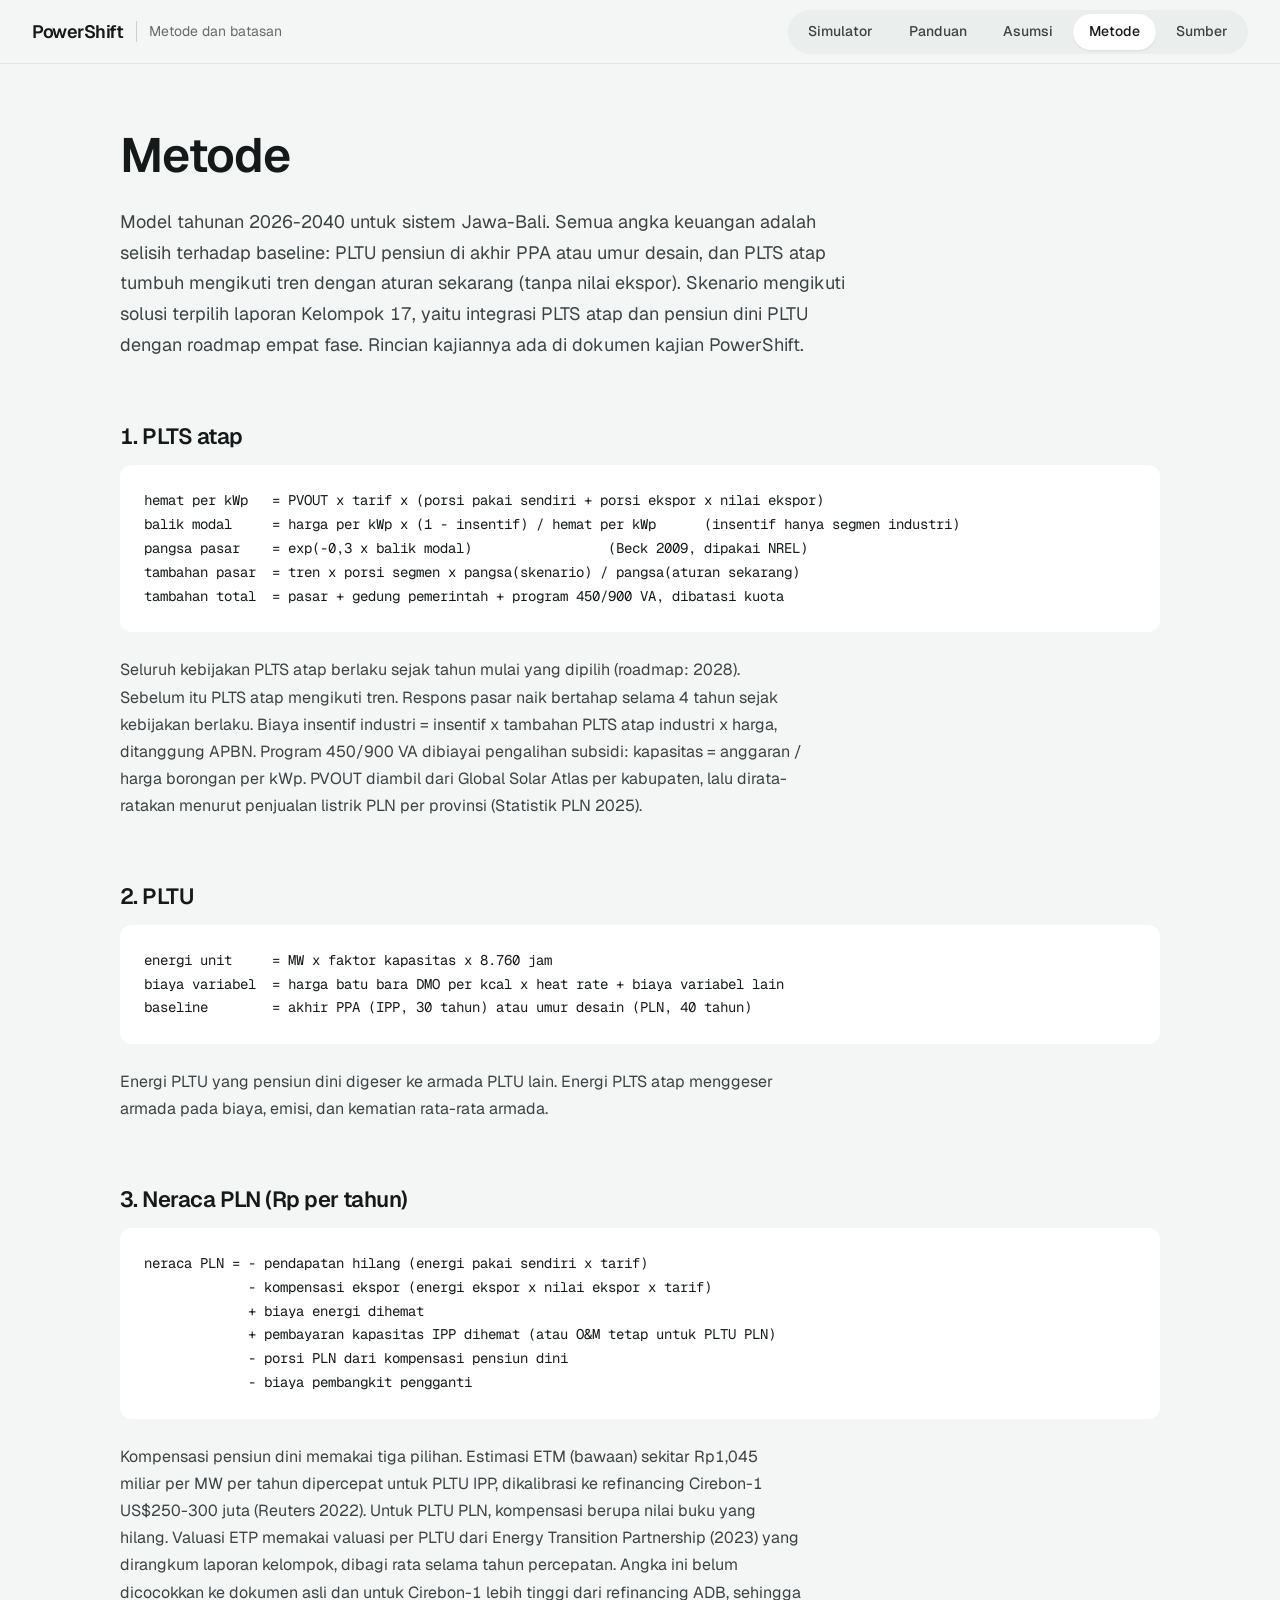
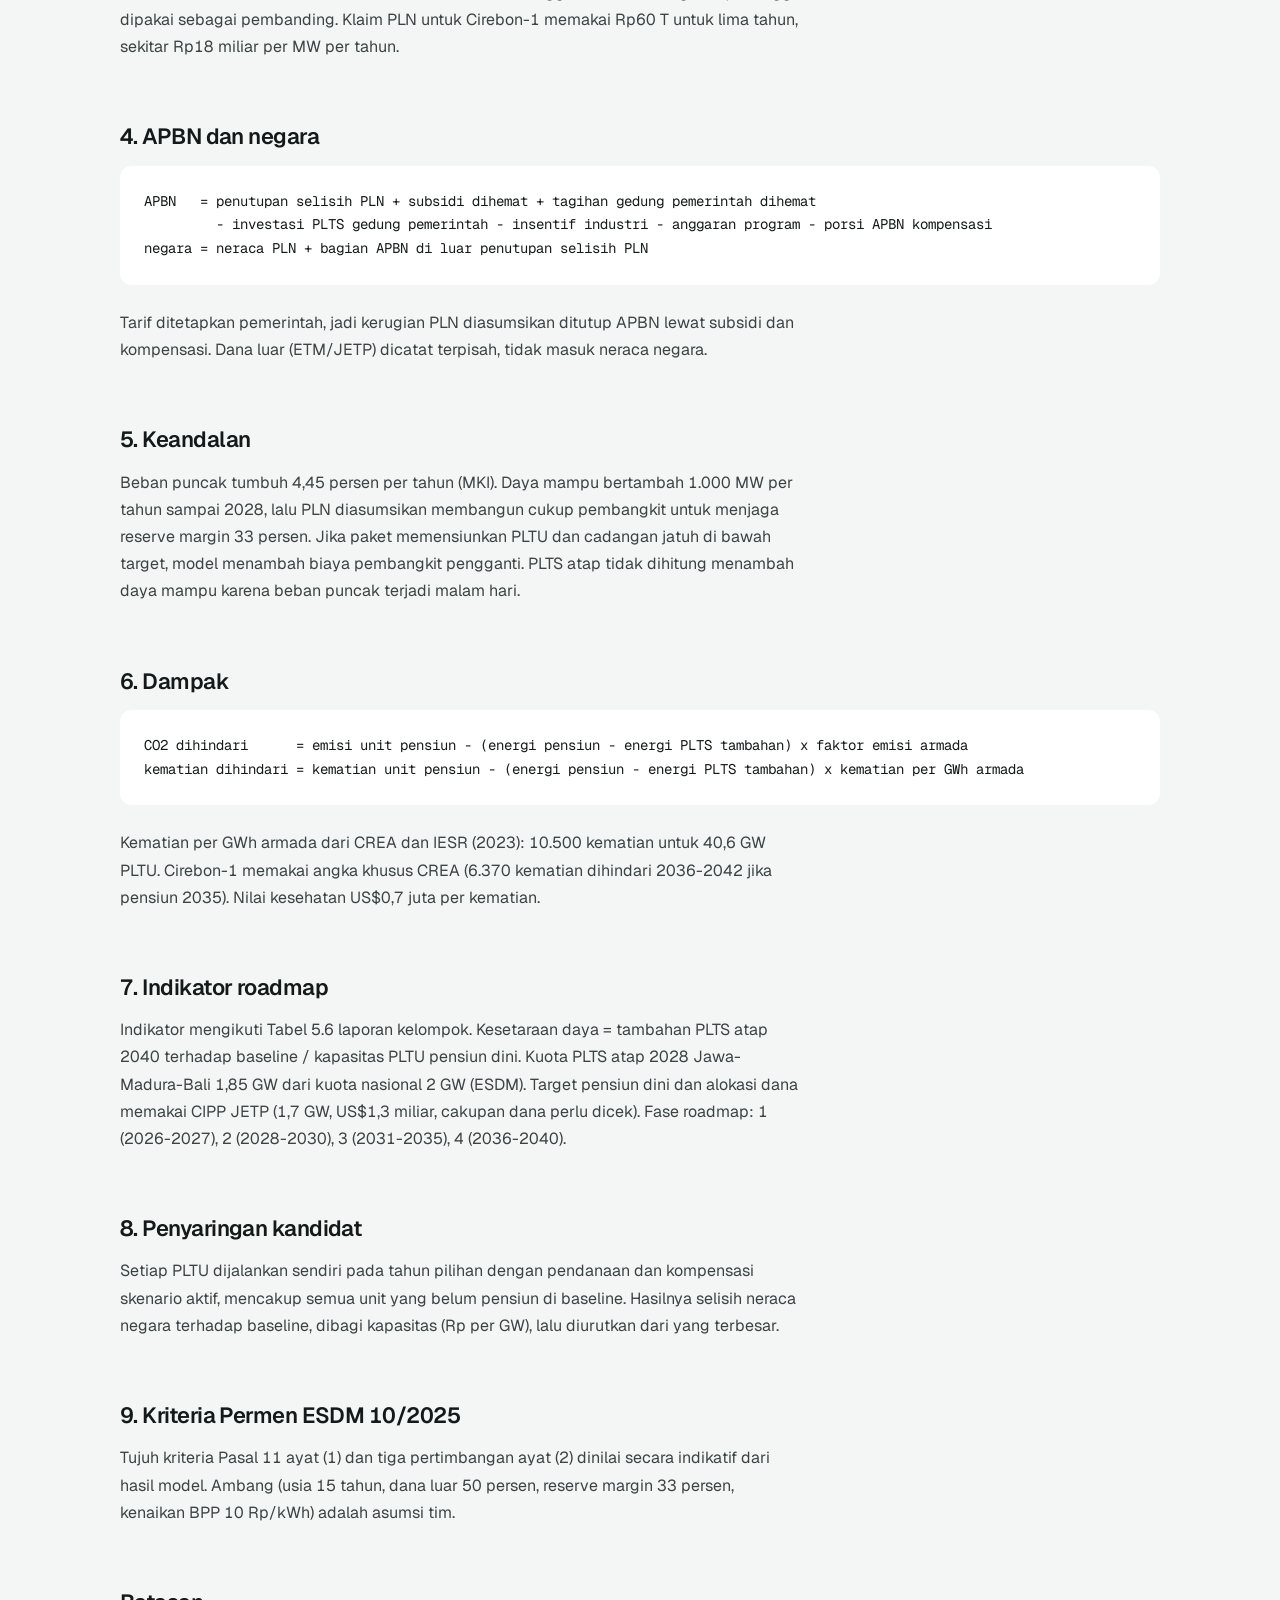
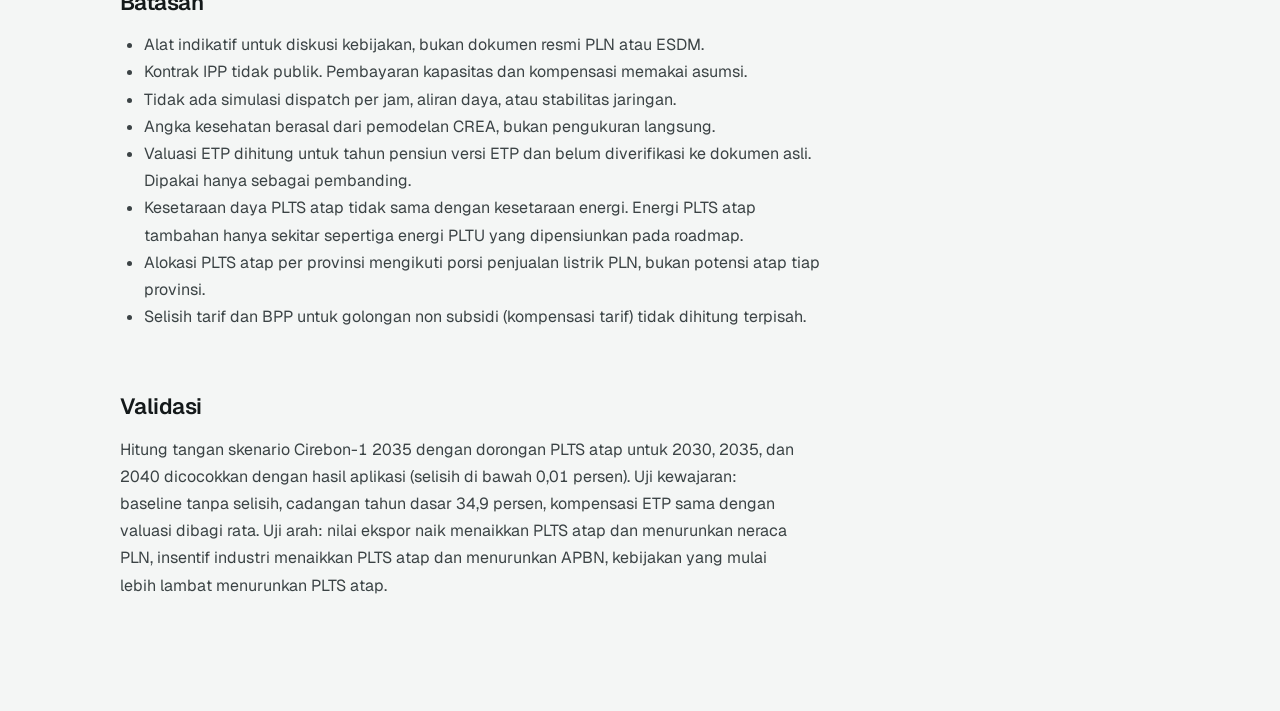
<file: web/method.html>
<!doctype html>
<html lang="id">
<head>
  <meta charset="utf-8">
  <meta name="viewport" content="width=device-width, initial-scale=1">
  <title>Metode PowerShift</title>
  <meta name="description" content="Rumus dan batasan model PowerShift untuk PLTS atap, PLTU, neraca PLN, APBN, dan dampak">
  <link rel="preconnect" href="https://fonts.googleapis.com">
  <link rel="preconnect" href="https://fonts.gstatic.com" crossorigin>
  <link rel="stylesheet" href="https://fonts.googleapis.com/css2?family=Geist:wght@400..700&family=Geist+Mono:wght@400;500&display=swap">
  <meta name="theme-color" content="#f4f6f5">
  <link rel="stylesheet" href="css/style.css">
</head>
<body>
  <a class="skip" href="#main">Lewati ke konten</a>
  <header class="top">
    <div class="brand"><span class="logo" translate="no">PowerShift</span><span class="tagline">Metode dan batasan</span></div>
    <nav>
      <a href="index.html">Simulator</a>
      <a href="guide.html">Panduan</a>
      <a href="assumptions.html">Asumsi</a>
      <a href="method.html" class="active">Metode</a>
      <a href="sources.html">Sumber</a>
    </nav>
  </header>

  <main id="main" class="page">
    <h1>Metode</h1>
    <p>Model tahunan 2026-2040 untuk sistem Jawa-Bali. Semua angka keuangan adalah selisih terhadap baseline:
       PLTU pensiun di akhir PPA atau umur desain, dan PLTS atap tumbuh mengikuti tren dengan aturan sekarang (tanpa nilai ekspor).
       Skenario mengikuti solusi terpilih laporan Kelompok 17, yaitu integrasi PLTS atap dan pensiun dini PLTU dengan roadmap empat fase.
       Rincian kajiannya ada di dokumen kajian PowerShift.</p>

    <h2>1. PLTS atap</h2>
    <pre>hemat per kWp   = PVOUT x tarif x (porsi pakai sendiri + porsi ekspor x nilai ekspor)
balik modal     = harga per kWp x (1 - insentif) / hemat per kWp      (insentif hanya segmen industri)
pangsa pasar    = exp(-0,3 x balik modal)                 (Beck 2009, dipakai NREL)
tambahan pasar  = tren x porsi segmen x pangsa(skenario) / pangsa(aturan sekarang)
tambahan total  = pasar + gedung pemerintah + program 450/900 VA, dibatasi kuota</pre>
    <p>Seluruh kebijakan PLTS atap berlaku sejak tahun mulai yang dipilih (roadmap: 2028). Sebelum itu PLTS atap mengikuti tren.
       Respons pasar naik bertahap selama 4 tahun sejak kebijakan berlaku. Biaya insentif industri = insentif x tambahan PLTS atap industri x harga, ditanggung APBN. Program 450/900 VA dibiayai pengalihan subsidi: kapasitas = anggaran / harga borongan per kWp.
       PVOUT diambil dari Global Solar Atlas per kabupaten, lalu dirata-ratakan menurut penjualan listrik PLN per provinsi (Statistik PLN 2025).</p>

    <h2>2. PLTU</h2>
    <pre>energi unit     = MW x faktor kapasitas x 8.760 jam
biaya variabel  = harga batu bara DMO per kcal x heat rate + biaya variabel lain
baseline        = akhir PPA (IPP, 30 tahun) atau umur desain (PLN, 40 tahun)</pre>
    <p>Energi PLTU yang pensiun dini digeser ke armada PLTU lain. Energi PLTS atap menggeser armada pada biaya, emisi, dan kematian rata-rata armada.</p>

    <h2>3. Neraca PLN (Rp per tahun)</h2>
    <pre>neraca PLN = - pendapatan hilang (energi pakai sendiri x tarif)
             - kompensasi ekspor (energi ekspor x nilai ekspor x tarif)
             + biaya energi dihemat
             + pembayaran kapasitas IPP dihemat (atau O&amp;M tetap untuk PLTU PLN)
             - porsi PLN dari kompensasi pensiun dini
             - biaya pembangkit pengganti</pre>
    <p>Kompensasi pensiun dini memakai tiga pilihan. Estimasi ETM (bawaan) sekitar Rp1,045 miliar per MW per tahun dipercepat untuk PLTU IPP,
       dikalibrasi ke refinancing Cirebon-1 US$250-300 juta (Reuters 2022). Untuk PLTU PLN, kompensasi berupa nilai buku yang hilang.
       Valuasi ETP memakai valuasi per PLTU dari Energy Transition Partnership (2023) yang dirangkum laporan kelompok, dibagi rata selama tahun percepatan.
       Angka ini belum dicocokkan ke dokumen asli dan untuk Cirebon-1 lebih tinggi dari refinancing ADB, sehingga dipakai sebagai pembanding.
       Klaim PLN untuk Cirebon-1 memakai Rp60 T untuk lima tahun, sekitar Rp18 miliar per MW per tahun.</p>

    <h2>4. APBN dan negara</h2>
    <pre>APBN   = penutupan selisih PLN + subsidi dihemat + tagihan gedung pemerintah dihemat
         - investasi PLTS gedung pemerintah - insentif industri - anggaran program - porsi APBN kompensasi
negara = neraca PLN + bagian APBN di luar penutupan selisih PLN</pre>
    <p>Tarif ditetapkan pemerintah, jadi kerugian PLN diasumsikan ditutup APBN lewat subsidi dan kompensasi.
       Dana luar (ETM/JETP) dicatat terpisah, tidak masuk neraca negara.</p>

    <h2>5. Keandalan</h2>
    <p>Beban puncak tumbuh 4,45 persen per tahun (MKI). Daya mampu bertambah 1.000 MW per tahun sampai 2028, lalu PLN diasumsikan
       membangun cukup pembangkit untuk menjaga reserve margin 33 persen. Jika paket memensiunkan PLTU dan cadangan jatuh di bawah
       target, model menambah biaya pembangkit pengganti. PLTS atap tidak dihitung menambah daya mampu karena beban puncak terjadi malam hari.</p>

    <h2>6. Dampak</h2>
    <pre>CO2 dihindari      = emisi unit pensiun - (energi pensiun - energi PLTS tambahan) x faktor emisi armada
kematian dihindari = kematian unit pensiun - (energi pensiun - energi PLTS tambahan) x kematian per GWh armada</pre>
    <p>Kematian per GWh armada dari CREA dan IESR (2023): 10.500 kematian untuk 40,6 GW PLTU. Cirebon-1 memakai angka khusus CREA
       (6.370 kematian dihindari 2036-2042 jika pensiun 2035). Nilai kesehatan US$0,7 juta per kematian.</p>

    <h2>7. Indikator roadmap</h2>
    <p>Indikator mengikuti Tabel 5.6 laporan kelompok. Kesetaraan daya = tambahan PLTS atap 2040 terhadap baseline / kapasitas PLTU pensiun dini.
       Kuota PLTS atap 2028 Jawa-Madura-Bali 1,85 GW dari kuota nasional 2 GW (ESDM). Target pensiun dini dan alokasi dana memakai CIPP JETP (1,7 GW, US$1,3 miliar, cakupan dana perlu dicek).
       Fase roadmap: 1 (2026-2027), 2 (2028-2030), 3 (2031-2035), 4 (2036-2040).</p>

    <h2>8. Penyaringan kandidat</h2>
    <p>Setiap PLTU dijalankan sendiri pada tahun pilihan dengan pendanaan dan kompensasi skenario aktif, mencakup semua unit yang belum pensiun di baseline.
       Hasilnya selisih neraca negara terhadap baseline, dibagi kapasitas (Rp per GW), lalu diurutkan dari yang terbesar.</p>

    <h2>9. Kriteria Permen ESDM 10/2025</h2>
    <p>Tujuh kriteria Pasal 11 ayat (1) dan tiga pertimbangan ayat (2) dinilai secara indikatif dari hasil model.
       Ambang (usia 15 tahun, dana luar 50 persen, reserve margin 33 persen, kenaikan BPP 10 Rp/kWh) adalah asumsi tim.</p>

    <h2>Batasan</h2>
    <ul>
      <li>Alat indikatif untuk diskusi kebijakan, bukan dokumen resmi PLN atau ESDM.</li>
      <li>Kontrak IPP tidak publik. Pembayaran kapasitas dan kompensasi memakai asumsi.</li>
      <li>Tidak ada simulasi dispatch per jam, aliran daya, atau stabilitas jaringan.</li>
      <li>Angka kesehatan berasal dari pemodelan CREA, bukan pengukuran langsung.</li>
      <li>Valuasi ETP dihitung untuk tahun pensiun versi ETP dan belum diverifikasi ke dokumen asli. Dipakai hanya sebagai pembanding.</li>
      <li>Kesetaraan daya PLTS atap tidak sama dengan kesetaraan energi. Energi PLTS atap tambahan hanya sekitar sepertiga energi PLTU yang dipensiunkan pada roadmap.</li>
      <li>Alokasi PLTS atap per provinsi mengikuti porsi penjualan listrik PLN, bukan potensi atap tiap provinsi.</li>
      <li>Selisih tarif dan BPP untuk golongan non subsidi (kompensasi tarif) tidak dihitung terpisah.</li>
    </ul>

    <h2>Validasi</h2>
    <p>Hitung tangan skenario Cirebon-1 2035 dengan dorongan PLTS atap untuk 2030, 2035, dan 2040 dicocokkan dengan hasil aplikasi (selisih di bawah 0,01 persen).
       Uji kewajaran: baseline tanpa selisih, cadangan tahun dasar 34,9 persen, kompensasi ETP sama dengan valuasi dibagi rata.
       Uji arah: nilai ekspor naik menaikkan PLTS atap dan menurunkan neraca PLN, insentif industri menaikkan PLTS atap dan menurunkan APBN, kebijakan yang mulai lebih lambat menurunkan PLTS atap.</p>
  </main>
</body>
</html>
</file>
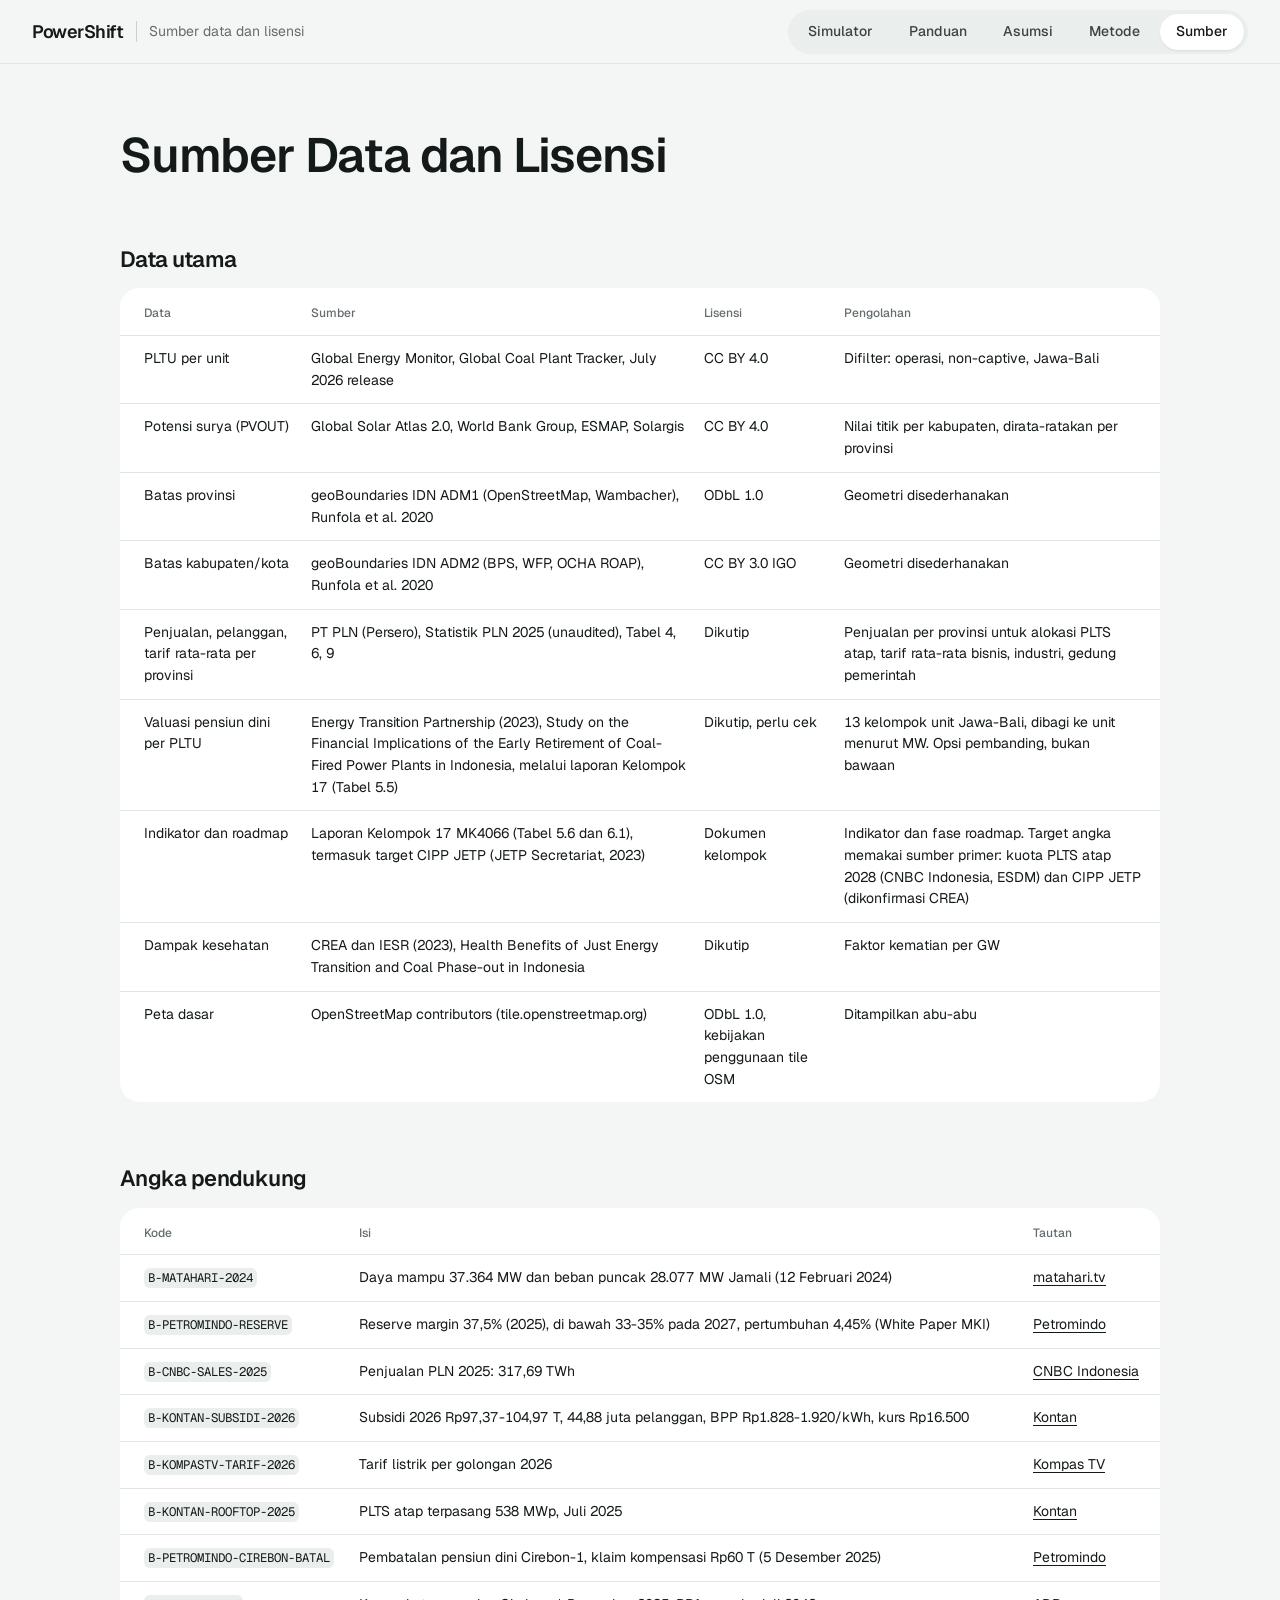
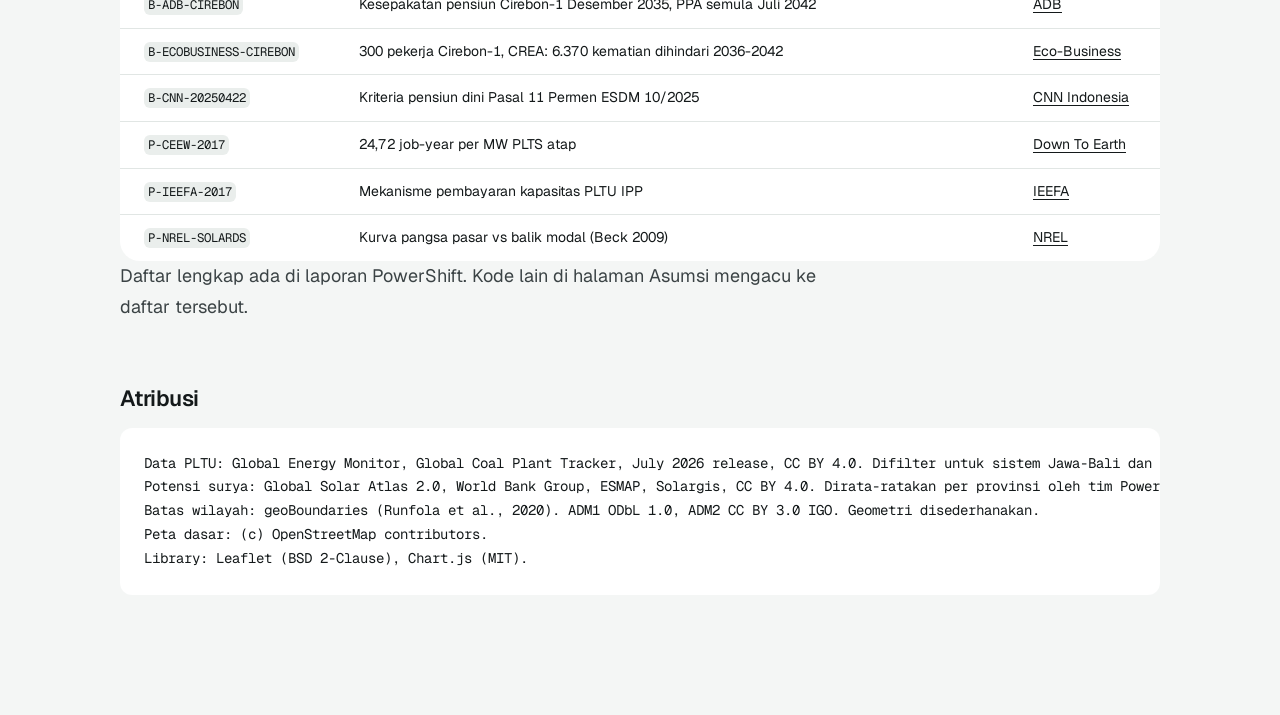
<file: web/sources.html>
<!doctype html>
<html lang="id">
<head>
  <meta charset="utf-8">
  <meta name="viewport" content="width=device-width, initial-scale=1">
  <title>Sumber PowerShift</title>
  <meta name="description" content="Sumber data dan lisensi yang dipakai platform PowerShift">
  <link rel="preconnect" href="https://fonts.googleapis.com">
  <link rel="preconnect" href="https://fonts.gstatic.com" crossorigin>
  <link rel="stylesheet" href="https://fonts.googleapis.com/css2?family=Geist:wght@400..700&family=Geist+Mono:wght@400;500&display=swap">
  <meta name="theme-color" content="#f4f6f5">
  <link rel="stylesheet" href="css/style.css">
</head>
<body>
  <a class="skip" href="#main">Lewati ke konten</a>
  <header class="top">
    <div class="brand"><span class="logo" translate="no">PowerShift</span><span class="tagline">Sumber data dan lisensi</span></div>
    <nav>
      <a href="index.html">Simulator</a>
      <a href="guide.html">Panduan</a>
      <a href="assumptions.html">Asumsi</a>
      <a href="method.html">Metode</a>
      <a href="sources.html" class="active">Sumber</a>
    </nav>
  </header>

  <main id="main" class="page">
    <h1>Sumber Data dan Lisensi</h1>

    <h2>Data utama</h2>
    <table>
      <tr><th>Data</th><th>Sumber</th><th>Lisensi</th><th>Pengolahan</th></tr>
      <tr><td>PLTU per unit</td><td>Global Energy Monitor, Global Coal Plant Tracker, July 2026 release</td><td>CC BY 4.0</td><td>Difilter: operasi, non-captive, Jawa-Bali</td></tr>
      <tr><td>Potensi surya (PVOUT)</td><td>Global Solar Atlas 2.0, World Bank Group, ESMAP, Solargis</td><td>CC BY 4.0</td><td>Nilai titik per kabupaten, dirata-ratakan per provinsi</td></tr>
      <tr><td>Batas provinsi</td><td>geoBoundaries IDN ADM1 (OpenStreetMap, Wambacher), Runfola et al. 2020</td><td>ODbL 1.0</td><td>Geometri disederhanakan</td></tr>
      <tr><td>Batas kabupaten/kota</td><td>geoBoundaries IDN ADM2 (BPS, WFP, OCHA ROAP), Runfola et al. 2020</td><td>CC BY 3.0 IGO</td><td>Geometri disederhanakan</td></tr>
      <tr><td>Penjualan, pelanggan, tarif rata-rata per provinsi</td><td>PT PLN (Persero), Statistik PLN 2025 (unaudited), Tabel 4, 6, 9</td><td>Dikutip</td><td>Penjualan per provinsi untuk alokasi PLTS atap, tarif rata-rata bisnis, industri, gedung pemerintah</td></tr>
      <tr><td>Valuasi pensiun dini per PLTU</td><td>Energy Transition Partnership (2023), Study on the Financial Implications of the Early Retirement of Coal-Fired Power Plants in Indonesia, melalui laporan Kelompok 17 (Tabel 5.5)</td><td>Dikutip, perlu cek</td><td>13 kelompok unit Jawa-Bali, dibagi ke unit menurut MW. Opsi pembanding, bukan bawaan</td></tr>
      <tr><td>Indikator dan roadmap</td><td>Laporan Kelompok 17 MK4066 (Tabel 5.6 dan 6.1), termasuk target CIPP JETP (JETP Secretariat, 2023)</td><td>Dokumen kelompok</td><td>Indikator dan fase roadmap. Target angka memakai sumber primer: kuota PLTS atap 2028 (CNBC Indonesia, ESDM) dan CIPP JETP (dikonfirmasi CREA)</td></tr>
      <tr><td>Dampak kesehatan</td><td>CREA dan IESR (2023), Health Benefits of Just Energy Transition and Coal Phase-out in Indonesia</td><td>Dikutip</td><td>Faktor kematian per GW</td></tr>
      <tr><td>Peta dasar</td><td>OpenStreetMap contributors (tile.openstreetmap.org)</td><td>ODbL 1.0, kebijakan penggunaan tile OSM</td><td>Ditampilkan abu-abu</td></tr>
    </table>

    <h2>Angka pendukung</h2>
    <table>
      <tr><th>Kode</th><th>Isi</th><th>Tautan</th></tr>
      <tr><td><code>B-MATAHARI-2024</code></td><td>Daya mampu 37.364 MW dan beban puncak 28.077 MW Jamali (12 Februari 2024)</td><td><a href="https://matahari.tv/pln-uip2b-jamali-proyeksikan-sistem-kelistrikan-jawa-madura-dan-bali-dalam-kondisi-aman-di-hari-h-pemilu/">matahari.tv</a></td></tr>
      <tr><td><code>B-PETROMINDO-RESERVE</code></td><td>Reserve margin 37,5% (2025), di bawah 33-35% pada 2027, pertumbuhan 4,45% (White Paper MKI)</td><td><a href="https://www.petromindo.com/news/article/indonesia-s-power-reserve-could-fall-below-safe-level-by-2027-experts-warn">Petromindo</a></td></tr>
      <tr><td><code>B-CNBC-SALES-2025</code></td><td>Penjualan PLN 2025: 317,69 TWh</td><td><a href="https://www.cnbcindonesia.com/news/20260201105811-4-707073/konsumsi-listrik-ri-di-2025-tumbuh-375">CNBC Indonesia</a></td></tr>
      <tr><td><code>B-KONTAN-SUBSIDI-2026</code></td><td>Subsidi 2026 Rp97,37-104,97 T, 44,88 juta pelanggan, BPP Rp1.828-1.920/kWh, kurs Rp16.500</td><td><a href="https://nasional.kontan.co.id/news/subsidi-listrik-diusulkan-capai-rp-10497-triliun-di-tahun-2026">Kontan</a></td></tr>
      <tr><td><code>B-KOMPASTV-TARIF-2026</code></td><td>Tarif listrik per golongan 2026</td><td><a href="https://www.kompas.tv/ekonomi/640978/resmi-tarif-listrik-pln-per-kwh-januari-2026-subsidi-dan-non-subsidi-tidak-naik">Kompas TV</a></td></tr>
      <tr><td><code>B-KONTAN-ROOFTOP-2025</code></td><td>PLTS atap terpasang 538 MWp, Juli 2025</td><td><a href="https://industri.kontan.co.id/news/realisasi-terpasang-plts-atap-sebesar-538-mwp-hingga-juli-2025">Kontan</a></td></tr>
      <tr><td><code>B-PETROMINDO-CIREBON-BATAL</code></td><td>Pembatalan pensiun dini Cirebon-1, klaim kompensasi Rp60 T (5 Desember 2025)</td><td><a href="https://www.petromindo.com/news/article/airlangga-confirms-cirebon-1-early-retirement-canceled-adb-funds-to-be-shifted">Petromindo</a></td></tr>
      <tr><td><code>B-ADB-CIREBON</code></td><td>Kesepakatan pensiun Cirebon-1 Desember 2035, PPA semula Juli 2042</td><td><a href="https://www.adb.org/news/new-agreement-aims-retire-indonesia-660-mw-coal-plant-almost-7-years-early">ADB</a></td></tr>
      <tr><td><code>B-ECOBUSINESS-CIREBON</code></td><td>300 pekerja Cirebon-1, CREA: 6.370 kematian dihindari 2036-2042</td><td><a href="https://www.eco-business.com/news/indonesias-first-early-coal-retirement-raises-concerns-over-labour-rights-and-environmental-damage-compensation">Eco-Business</a></td></tr>
      <tr><td><code>B-CNN-20250422</code></td><td>Kriteria pensiun dini Pasal 11 Permen ESDM 10/2025</td><td><a href="https://www.cnnindonesia.com/ekonomi/20250422145518-85-1221332/bahlil-rilis-aturan-peta-jalan-pensiun-dini-pltu">CNN Indonesia</a></td></tr>
      <tr><td><code>P-CEEW-2017</code></td><td>24,72 job-year per MW PLTS atap</td><td><a href="https://www.downtoearth.org.in/amp/story/energy/rooftop-solar-power-s-massive-job-potential-untapped-60563">Down To Earth</a></td></tr>
      <tr><td><code>P-IEEFA-2017</code></td><td>Mekanisme pembayaran kapasitas PLTU IPP</td><td><a href="https://ieefa.org/resources/overpaid-and-underutilized-how-capacity-payments-could-lock-indonesia-high-cost">IEEFA</a></td></tr>
      <tr><td><code>P-NREL-SOLARDS</code></td><td>Kurva pangsa pasar vs balik modal (Beck 2009)</td><td><a href="https://www.nrel.gov/docs/fy10osti/45832.pdf">NREL</a></td></tr>
    </table>
    <p>Daftar lengkap ada di laporan PowerShift. Kode lain di halaman Asumsi mengacu ke daftar tersebut.</p>

    <h2>Atribusi</h2>
    <pre>Data PLTU: Global Energy Monitor, Global Coal Plant Tracker, July 2026 release, CC BY 4.0. Difilter untuk sistem Jawa-Bali dan diolah oleh tim PowerShift.
Potensi surya: Global Solar Atlas 2.0, World Bank Group, ESMAP, Solargis, CC BY 4.0. Dirata-ratakan per provinsi oleh tim PowerShift.
Batas wilayah: geoBoundaries (Runfola et al., 2020). ADM1 ODbL 1.0, ADM2 CC BY 3.0 IGO. Geometri disederhanakan.
Peta dasar: (c) OpenStreetMap contributors.
Library: Leaflet (BSD 2-Clause), Chart.js (MIT).</pre>
  </main>
</body>
</html>
</file>
<file: web/css/style.css>
@import url("./tokens.css");
@import url("./base.css");

/* Page Edges */
.top, .layout, .foot {
  padding-inline: max(var(--gutter), calc((100% - var(--container)) / 2 + var(--gutter)));
}

/* Header */
.top {
  display: flex;
  justify-content: space-between;
  align-items: center;
  gap: var(--space-md);
  min-height: var(--header-h);
  position: sticky;
  top: 0;
  z-index: var(--z-header);
  background: var(--color-paper);
  border-bottom: 1px solid var(--color-rule);
}
.brand { display: flex; align-items: center; gap: var(--space-sm); min-width: 0; }
.logo { font-weight: 600; font-size: var(--text-lg); letter-spacing: var(--tracking-display); white-space: nowrap; }
.tagline { color: var(--color-muted); font-size: var(--text-sm); padding-left: var(--space-sm); border-left: 1px solid var(--color-rule-strong); }
.top nav { display: flex; gap: var(--space-2xs); padding: var(--space-2xs); background: var(--color-paper-2); border-radius: var(--radius-pill); }
.top nav a {
  display: inline-flex;
  align-items: center;
  min-height: 36px;
  padding: 0 var(--space-md);
  border-radius: var(--radius-pill);
  font-size: var(--text-sm);
  font-weight: 500;
  text-decoration: none;
  color: var(--color-ink-2);
  transition: background-color var(--dur-micro) ease, color var(--dur-micro) ease;
}
.top nav a:hover { color: var(--color-ink); background: var(--color-veil); }
.top nav a.active { color: var(--color-ink); background: var(--color-paper-3); box-shadow: var(--shadow-chip); }

/* Layout */
.layout {
  display: grid;
  grid-template-columns: var(--panel-width) minmax(0, 1fr);
  gap: var(--space-lg);
  padding-block: var(--space-lg) var(--space-xl);
}
.content { min-width: 0; display: flex; flex-direction: column; gap: var(--space-lg); }

/* Policy Panel */
.panel {
  background: var(--color-paper-3);
  border-radius: var(--radius-lg);
  align-self: start;
  position: sticky;
  top: calc(var(--header-h) + var(--space-lg));
  max-height: calc(100vh - var(--header-h) - 2 * var(--space-lg));
  overflow-y: auto;
  overscroll-behavior: contain;
  scrollbar-width: thin;
  padding: var(--space-xs) 0;
}
.panel section { padding: var(--space-md) var(--space-lg); }
.panel section + section { border-top: 1px solid var(--color-rule); }
.panel h2 { display: flex; align-items: center; gap: var(--space-xs); font-size: var(--text-md); margin: 0 0 var(--space-sm); }
.panel select {
  width: 100%;
  min-height: 40px;
  padding: 0 var(--space-sm);
  border: 1px solid var(--color-field);
  border-radius: var(--radius-md);
  font-size: var(--text-sm);
  cursor: pointer;
  transition: border-color var(--dur-micro) ease;
}
.panel select:hover { border-color: var(--color-ink-2); }

.slider { display: block; margin: var(--space-md) 0; font-size: var(--text-sm); color: var(--color-ink-2); }
.slider b { float: right; font-weight: 600; color: var(--color-ink); }
.slider input { width: 100%; margin: var(--space-xs) 0 0; }
.hint { color: var(--color-muted); font-size: var(--text-sm); line-height: 1.5; margin: var(--space-xs) 0 0; }
.hint b { color: var(--color-ink); font-weight: 600; }
.radio-row { margin: var(--space-md) 0; font-size: var(--text-sm); color: var(--color-ink-2); }
.radio-row label { display: flex; align-items: center; gap: var(--space-xs); min-height: 32px; color: var(--color-ink); cursor: pointer; }
.radio-row input { accent-color: var(--color-accent); margin: 0; width: 16px; height: 16px; }

/* Range Inputs */
input[type="range"] { appearance: none; -webkit-appearance: none; height: 20px; background: transparent; cursor: pointer; }
input[type="range"]::-webkit-slider-runnable-track { height: 4px; border-radius: var(--radius-pill); background: var(--color-paper-2); }
input[type="range"]::-moz-range-track { height: 4px; border-radius: var(--radius-pill); background: var(--color-paper-2); }
input[type="range"]::-moz-range-progress { height: 4px; border-radius: var(--radius-pill); background: var(--color-accent); }
input[type="range"]::-webkit-slider-thumb {
  -webkit-appearance: none;
  width: 20px; height: 20px; margin-top: -8px;
  border-radius: 50%;
  background: var(--color-accent);
  border: 3px solid var(--color-paper-3);
  box-shadow: var(--shadow-thumb);
  transition: transform var(--dur-micro) ease;
}
input[type="range"]::-moz-range-thumb {
  width: 14px; height: 14px;
  border-radius: 50%;
  background: var(--color-accent);
  border: 3px solid var(--color-paper-3);
  box-shadow: var(--shadow-thumb);
}
input[type="range"]:hover::-webkit-slider-thumb { transform: scale(1.15); }
input[type="range"]:focus-visible { outline-offset: 4px; border-radius: var(--radius-sm); }

/* Retired Plant List */
.retire-item { position: relative; padding: var(--space-sm) var(--space-sm) var(--space-2xs); margin-bottom: var(--space-xs); border-radius: var(--radius-md); background: var(--color-paper); }
.retire-item .name { display: flex; align-items: center; gap: var(--space-xs); font-weight: 600; font-size: var(--text-sm); }
.retire-item .name > span:first-child { flex: 1; min-width: 0; }
.retire-item .name::before { content: ""; flex: none; width: 8px; height: 8px; border-radius: 50%; background: var(--map-early); }
.retire-item .name button.remove {
  min-height: 28px; min-width: 28px; padding: 0;
  border: none; border-radius: 50%;
  background: transparent; color: var(--color-muted);
}
.retire-item .name button.remove:hover { background: var(--color-bad-soft); color: var(--color-bad); }
.retire-item .slider { margin: var(--space-xs) 0 0; }
#add-plant { margin-top: var(--space-2xs); }

.buttons { display: flex; gap: var(--space-xs); padding: var(--space-md) var(--space-lg) var(--space-xs); }
.buttons button { flex: 1; }
#share-msg { padding: 0 var(--space-lg); min-height: 1lh; }

/* Buttons */
button {
  display: inline-flex;
  align-items: center;
  justify-content: center;
  gap: var(--space-xs);
  min-height: 40px;
  padding: 0 var(--space-md);
  border: 1px solid var(--color-rule-strong);
  border-radius: var(--radius-pill);
  background: var(--color-paper-3);
  color: var(--color-ink);
  font-size: var(--text-sm);
  font-weight: 500;
  white-space: nowrap;
  cursor: pointer;
  transition: background-color var(--dur-micro) ease, border-color var(--dur-micro) ease, color var(--dur-micro) ease, transform var(--dur-micro) ease;
}
button:hover { border-color: var(--color-ink-2); background: var(--color-paper); }
button:active { transform: scale(0.97); }
button:disabled { opacity: 0.55; cursor: not-allowed; transform: none; }
button.primary { background: var(--color-ink); border-color: var(--color-ink); color: var(--color-paper-3); font-weight: 600; }
button.primary:hover { background: var(--color-ink-2); border-color: var(--color-ink-2); }

/* Hover Notes */
.note { position: relative; display: inline-flex; vertical-align: middle; font-weight: 400; letter-spacing: 0; }
.note-btn {
  position: relative;
  min-height: 0;
  width: 20px; height: 20px;
  padding: 0;
  border: none;
  background: transparent;
  color: var(--color-muted);
}
.note-btn::before { content: ""; position: absolute; inset: -12px; }
.note-btn:hover, .note:focus-within .note-btn { background: transparent; color: var(--color-accent); }
.note-btn svg { width: 16px; height: 16px; }
.note-label { display: inline-flex; align-items: center; gap: var(--space-2xs); width: auto; height: auto; font-size: var(--text-sm); }
.note-pop, .kpi .sub, .criteria .detail {
  position: absolute;
  z-index: var(--z-pop);
  width: max-content;
  max-width: min(340px, 80vw);
  padding: var(--space-sm) var(--space-md);
  border-radius: var(--radius-md);
  background: var(--color-pop);
  color: var(--color-on-pop);
  font-size: var(--text-sm);
  font-weight: 400;
  line-height: 1.5;
  letter-spacing: 0;
  text-align: left;
  white-space: normal;
  box-shadow: var(--shadow-float);
  opacity: 0;
  visibility: hidden;
  transform: translateY(-4px);
  pointer-events: none;
  transition: opacity var(--dur-short) var(--ease-out), transform var(--dur-short) var(--ease-out), visibility var(--dur-short);
}
.note-pop { top: calc(100% + 8px); left: -8px; margin: 0; }
.note > .note-pop { color: var(--color-on-pop); font-size: var(--text-sm); max-width: min(340px, 80vw); }
.note-pop b { color: inherit; }
.note:hover .note-pop, .note:focus-within .note-pop { opacity: 1; visibility: visible; transform: none; }
.tab-body > .note { margin-bottom: var(--space-md); }
.tab-head > .note { margin-bottom: var(--space-sm); }

/* Figure Strip */
.kpis {
  display: grid;
  grid-template-columns: repeat(4, minmax(0, 1fr));
  row-gap: var(--space-lg);
  padding: var(--space-lg) var(--space-xs);
  background: var(--color-paper-3);
  border-radius: var(--radius-lg);
}
.kpi { position: relative; padding: 0 var(--space-lg); min-width: 0; cursor: default; border-radius: var(--radius-sm); }
.kpi + .kpi { border-left: 1px solid var(--color-rule); }
.kpi:nth-child(4n + 1) { border-left: none; }
.kpi .label { display: flex; align-items: center; gap: var(--space-xs); color: var(--color-muted); font-size: var(--text-sm); }
.kpi .label::after {
  content: "";
  width: 14px; height: 14px; flex: none;
  background: currentColor;
  opacity: 0.5;
  mask: url("data:image/svg+xml,%3Csvg xmlns='http://www.w3.org/2000/svg' viewBox='0 0 16 16'%3E%3Ccircle cx='8' cy='8' r='6.5' fill='none' stroke='black' stroke-width='1.3'/%3E%3Cpath d='M8 7v4M8 4.6v.1' stroke='black' stroke-width='1.5' stroke-linecap='round'/%3E%3C/svg%3E") center / contain no-repeat;
}
.kpi .value { font-size: var(--text-2xl); font-weight: 600; letter-spacing: var(--tracking-display); line-height: 1.2; margin-top: var(--space-2xs); white-space: nowrap; }
.kpi .sub { top: calc(100% + 8px); left: var(--space-md); }
.kpi:hover .sub, .kpi:focus-visible .sub { opacity: 1; visibility: visible; transform: none; }
.kpi:hover .label::after, .kpi:focus-visible .label::after { opacity: 1; color: var(--color-accent); }
.kpi.good .value { color: var(--color-good); }
.kpi.bad .value { color: var(--color-bad); }

/* Map */
.map-wrap { position: relative; isolation: isolate; border-radius: var(--radius-lg); overflow: hidden; background: var(--map-ground); }
#map { height: 560px; background: var(--map-ground); font-family: var(--font-body); }
.basemap { filter: grayscale(1) contrast(0.75) brightness(1.12); opacity: 0.55; }

.map-controls {
  position: absolute;
  bottom: var(--space-md);
  left: 50%;
  transform: translateX(-50%);
  z-index: var(--z-map-ui);
  display: flex;
  align-items: center;
  gap: var(--space-md);
  width: min(520px, calc(100% - 2 * var(--space-md)));
  padding: var(--space-xs) var(--space-lg) var(--space-xs) var(--space-xs);
  border-radius: var(--radius-pill);
  background: var(--color-paper-3);
  box-shadow: var(--shadow-float);
}
.map-controls button { width: 44px; min-height: 44px; padding: 0; border: none; border-radius: 50%; background: var(--color-ink); color: var(--color-paper-3); font-size: var(--text-sm); }
.map-controls button:hover { background: var(--color-accent); }
.map-controls input { flex: 1; min-width: 0; }
#year-label { font-weight: 600; font-size: var(--text-xl); letter-spacing: var(--tracking-display); min-width: 3.2ch; text-align: right; }

.map-layers, .legend {
  background: var(--color-paper-3);
  border-radius: var(--radius-md);
  box-shadow: var(--shadow-float);
  font-size: var(--text-sm);
  line-height: 1.5;
  color: var(--color-ink);
}
.map-layers { position: absolute; top: var(--space-md); right: var(--space-md); z-index: var(--z-map-ui); padding: var(--space-2xs) var(--space-sm); }
.map-layers label { display: flex; align-items: center; gap: var(--space-xs); min-height: 32px; cursor: pointer; }
.map-layers input { accent-color: var(--color-accent); margin: 0; }
.legend { padding: var(--space-sm) var(--space-md); font-family: var(--font-body); font-size: var(--text-xs); }
.legend b { font-weight: 600; font-size: var(--text-sm); }
.legend i { display: inline-block; width: 10px; height: 10px; border-radius: 50%; margin-right: var(--space-xs); vertical-align: middle; }
.legend .sq { border-radius: 2px; margin: var(--space-2xs) 0 var(--space-3xs); width: 22px; height: 8px; }
.legend .sq:first-of-type { border-radius: var(--radius-pill) 0 0 var(--radius-pill); }
.popup h3 { margin: 0 0 var(--space-xs); font-size: var(--text-md); }
.popup table { border-collapse: collapse; font-size: var(--text-sm); }
.popup td { padding: var(--space-2xs) var(--space-sm) var(--space-2xs) 0; }
.popup td:first-child { color: var(--color-muted); }
.popup button { margin-top: var(--space-sm); width: 100%; background: var(--color-ink); border-color: var(--color-ink); color: var(--color-paper-3); font-weight: 600; }
.popup button:hover { background: var(--color-accent); border-color: var(--color-accent); }

/* Leaflet Chrome */
.leaflet-container { font-family: var(--font-body); }
.leaflet-bar { border: none !important; border-radius: var(--radius-md) !important; overflow: hidden; box-shadow: var(--shadow-float) !important; }
.leaflet-bar a { color: var(--color-ink); background: var(--color-paper-3); width: 34px; height: 34px; line-height: 34px; border-bottom-color: var(--color-rule) !important; }
.leaflet-bar a:hover { background: var(--color-paper); }
.leaflet-touch .leaflet-control-zoom { margin: var(--space-md); }
.leaflet-popup-content-wrapper { border-radius: var(--radius-md); box-shadow: var(--shadow-float); color: var(--color-ink); }
.leaflet-popup-content { margin: var(--space-md) var(--space-md) var(--space-sm); font-size: var(--text-sm); line-height: 1.5; }
.leaflet-popup-tip { box-shadow: none; }
.leaflet-tooltip { border: none; border-radius: var(--radius-sm); font-family: var(--font-body); font-size: var(--text-xs); color: var(--color-on-pop); background: var(--color-pop); box-shadow: var(--shadow-float); }
.leaflet-tooltip::before { display: none; }
.leaflet-control-attribution { font-size: 11px; background: var(--color-veil-strong) !important; color: var(--color-muted); border-top-left-radius: var(--radius-sm); }
.leaflet-control-attribution a { color: var(--color-ink-2); }

/* Tabs */
.tabs {
  display: flex;
  gap: var(--space-3xs);
  width: fit-content;
  max-width: 100%;
  padding: var(--space-2xs);
  border-radius: var(--radius-pill);
  background: var(--color-paper-2);
  overflow-x: auto;
  scrollbar-width: none;
}
.tabs button { flex: none; min-height: 36px; border: none; background: transparent; color: var(--color-ink-2); }
.tabs button:hover { background: var(--color-veil); }
.tabs button.active { background: var(--color-paper-3); color: var(--color-ink); font-weight: 600; box-shadow: var(--shadow-chip); }

.tab-body { position: relative; background: var(--color-paper-3); border-radius: var(--radius-lg); padding: var(--space-lg) var(--space-xl) var(--space-xl); margin-top: calc(-1 * var(--space-sm)); }
.tab-body h3 { display: flex; align-items: center; gap: var(--space-xs); font-size: var(--text-lg); margin: var(--space-xl) 0 var(--space-sm); }
.tab-body > h3:first-of-type, .tab-body > .note + h3 { margin-top: var(--space-xs); }
.tab-head { display: flex; justify-content: space-between; align-items: center; gap: var(--space-md); flex-wrap: wrap; }
.tab-head h3 { margin: var(--space-xl) 0 var(--space-xs); }
.explain { color: var(--color-ink-2); font-size: var(--text-sm); margin: 0 0 var(--space-md); max-width: 70ch; }
.chart-box { position: relative; height: 320px; margin: var(--space-md) 0; }
.chart-box.tall { height: 360px; }
.chart-actions { display: flex; gap: var(--space-xs); flex-wrap: wrap; margin-top: var(--space-md); }
.chart-actions button { min-height: 32px; padding: 0 var(--space-sm); font-size: var(--text-xs); color: var(--color-ink-2); }
.hidden { display: none; }

/* Segmented Toggles */
.toggle { display: inline-flex; gap: var(--space-3xs); padding: var(--space-2xs); border-radius: var(--radius-pill); background: var(--color-paper-2); }
.toggle button { min-height: 32px; border: none; background: transparent; font-size: var(--text-xs); color: var(--color-ink-2); }
.toggle button:hover { background: var(--color-veil); }
.toggle button.active { background: var(--color-paper-3); color: var(--color-ink); font-weight: 600; box-shadow: var(--shadow-chip); }

/* Tables */
.criteria, .page table { width: 100%; border-collapse: collapse; font-size: var(--text-sm); }
.criteria th, .criteria td, .page th, .page td {
  text-align: left;
  padding: var(--space-sm) var(--space-md) var(--space-sm) 0;
  border-bottom: 1px solid var(--color-rule);
  vertical-align: top;
}
.criteria th, .page th { font-size: var(--text-xs); font-weight: 500; color: var(--color-muted); white-space: nowrap; }
.criteria b { font-weight: 600; }
.criteria .fact { display: block; margin-top: var(--space-2xs); color: var(--color-muted); font-size: var(--text-xs); }
.criteria tr[tabindex] { cursor: default; }
.criteria tr[tabindex] td { transition: background-color var(--dur-micro) ease; }
.criteria tr[tabindex]:hover td, .criteria tr[tabindex]:focus-visible td { background: var(--color-paper); }
.criteria tr[tabindex]:focus-visible { outline-offset: -2px; }
.criteria td:has(.detail) { position: relative; }
.criteria .detail { top: calc(100% - 4px); left: auto; right: 0; }
.criteria tr:hover .detail, .criteria tr:focus-visible .detail { opacity: 1; visibility: visible; transform: none; }
.criteria + h3, #roadmap h3 { margin-top: var(--space-xl); }

.status {
  display: inline-flex;
  align-items: center;
  gap: var(--space-xs);
  padding: var(--space-3xs) var(--space-sm) var(--space-3xs) var(--space-xs);
  border-radius: var(--radius-pill);
  font-size: var(--text-xs);
  font-weight: 600;
  line-height: 1.6;
  white-space: nowrap;
  background: var(--color-paper);
  color: var(--color-ink-2);
}
.status::before { content: ""; width: 6px; height: 6px; border-radius: 50%; background: currentColor; }
.status.ok { background: var(--color-good-soft); color: var(--color-good); }
.status.mid { background: var(--color-warn-soft); color: var(--color-warn); }
.status.no { background: var(--color-bad-soft); color: var(--color-bad); }
.status.info { color: var(--color-muted); }

.tag { display: inline-block; padding: 1px var(--space-xs); border-radius: var(--radius-pill); font-size: var(--text-xs); font-weight: 500; white-space: nowrap; background: var(--color-paper-2); color: var(--color-ink-2); }
.tag.verified { background: var(--color-good-soft); color: var(--color-good); }
.tag.assumption { background: var(--color-warn-soft); color: var(--color-warn); }

/* Candidate Tab */
label.inline { display: flex; align-items: center; gap: var(--space-xs); font-size: var(--text-sm); color: var(--color-ink-2); white-space: nowrap; }
label.inline select { min-height: 36px; padding: 0 var(--space-sm); border: 1px solid var(--color-field); border-radius: var(--radius-pill); cursor: pointer; }
#candidates { overflow-x: auto; }
#candidates button { min-height: 32px; padding: 0 var(--space-sm); font-size: var(--text-xs); }
#candidates td:nth-child(n+4) { white-space: nowrap; }

/* Footer */
.foot { color: var(--color-muted); font-size: var(--text-xs); padding-block: 0 var(--space-xl); }
.foot p { margin: 0; }

/* Static Pages */
.page { max-width: calc(1040px + 2 * var(--gutter)); margin: 0 auto; padding: var(--space-2xl) var(--gutter) var(--space-3xl); }
.page h1 { font-size: clamp(var(--text-3xl), 5vw, var(--text-4xl)); font-weight: 600; margin-bottom: var(--space-lg); max-width: 20ch; }
.page h2 { font-size: var(--text-xl); margin: var(--space-2xl) 0 var(--space-md); }
.page h3 { font-size: var(--text-lg); margin: var(--space-xl) 0 var(--space-sm); }
.page p, .page li { line-height: 1.7; max-width: 62ch; color: var(--color-ink-2); }
.page p { margin: 0 0 var(--space-md); }
.page > p:first-of-type { font-size: var(--text-lg); color: var(--color-ink-2); }
.page ul, .page ol { padding-left: var(--space-lg); }
.page b { color: var(--color-ink); font-weight: 600; }
.page table { background: var(--color-paper-3); border-radius: var(--radius-lg); overflow: hidden; }
.page th:first-child, .page td:first-child { padding-left: var(--space-lg); }
.page th { background: var(--color-paper-3); padding-top: var(--space-md); }
.page tr:last-child td { border-bottom: none; }
.page code { font-size: 0.88em; background: var(--color-paper-2); padding: var(--space-3xs) var(--space-2xs); border-radius: 6px; }
.page pre { margin: var(--space-md) 0 var(--space-lg); padding: var(--space-lg); background: var(--color-paper-3); border-radius: var(--radius-md); font-size: var(--text-sm); line-height: 1.7; overflow-x: auto; }
.page pre code { background: none; padding: 0; }

/* Guide Page */
.guide section { margin-top: var(--space-2xl); }
.guide figure { margin: var(--space-lg) 0; }
.guide figure img { width: 100%; height: auto; border-radius: var(--radius-md); box-shadow: 0 0 0 1px var(--color-rule), var(--shadow-float); }
.guide figure.narrow img { max-width: 420px; }
.guide .steps li { margin-bottom: var(--space-xs); }
.guide .toc { columns: 2 260px; column-gap: var(--space-xl); margin: var(--space-xl) 0; padding: var(--space-lg) var(--space-xl); background: var(--color-paper-3); border-radius: var(--radius-lg); }
.guide .toc a { display: block; padding: var(--space-2xs) 0; font-size: var(--text-sm); text-decoration: none; color: var(--color-ink-2); break-inside: avoid; }
.guide .toc a:hover { color: var(--color-accent); }

/* Medium Screens */
@media (max-width: 75rem) {
  .kpis { grid-template-columns: repeat(2, minmax(0, 1fr)); }
  .kpi:nth-child(4n + 1) { border-left: 1px solid var(--color-rule); }
  .kpi:nth-child(2n + 1) { border-left: none; }
}

/* Narrow Screens */
@media (max-width: 60rem) {
  .top { flex-wrap: wrap; padding-block: var(--space-xs); position: static; }
  .top nav { max-width: 100%; overflow-x: auto; scrollbar-width: none; }
  .tagline { display: none; }
  .layout { grid-template-columns: minmax(0, 1fr); }
  .panel { position: static; max-height: none; }
  #map { height: 420px; }
  .tab-body { padding: var(--space-md); }
  #roadmap, #criteria, #tables, #plants { overflow-x: auto; }
  .page table { display: block; overflow-x: auto; }
}

/* Touch Screens */
@media (hover: none) {
  .criteria .detail { position: static; display: block; width: auto; max-width: none; margin-top: var(--space-2xs); padding: 0; background: none; color: var(--color-muted); box-shadow: none; opacity: 1; visibility: visible; transform: none; }
}

@media (max-width: 40rem) {
  .kpis { padding-inline: 0; }
  .kpi { padding: 0 var(--space-md); }
  .kpi .value { font-size: var(--text-xl); }
  #map { height: 380px; }
  .map-wrap { overflow: visible; background: none; }
  #map { border-radius: var(--radius-lg); }
  .map-controls { position: static; transform: none; width: auto; margin-top: var(--space-sm); }
  .map-layers { position: static; display: flex; flex-wrap: wrap; gap: 0 var(--space-md); margin-top: var(--space-xs); box-shadow: none; background: var(--color-paper-3); }
  .legend { padding: var(--space-xs) var(--space-sm); }
  .leaflet-control-zoom { display: none; }
  .leaflet-bottom.leaflet-left { top: 0; bottom: auto; }
  .buttons { flex-direction: column; }
}
</file>
